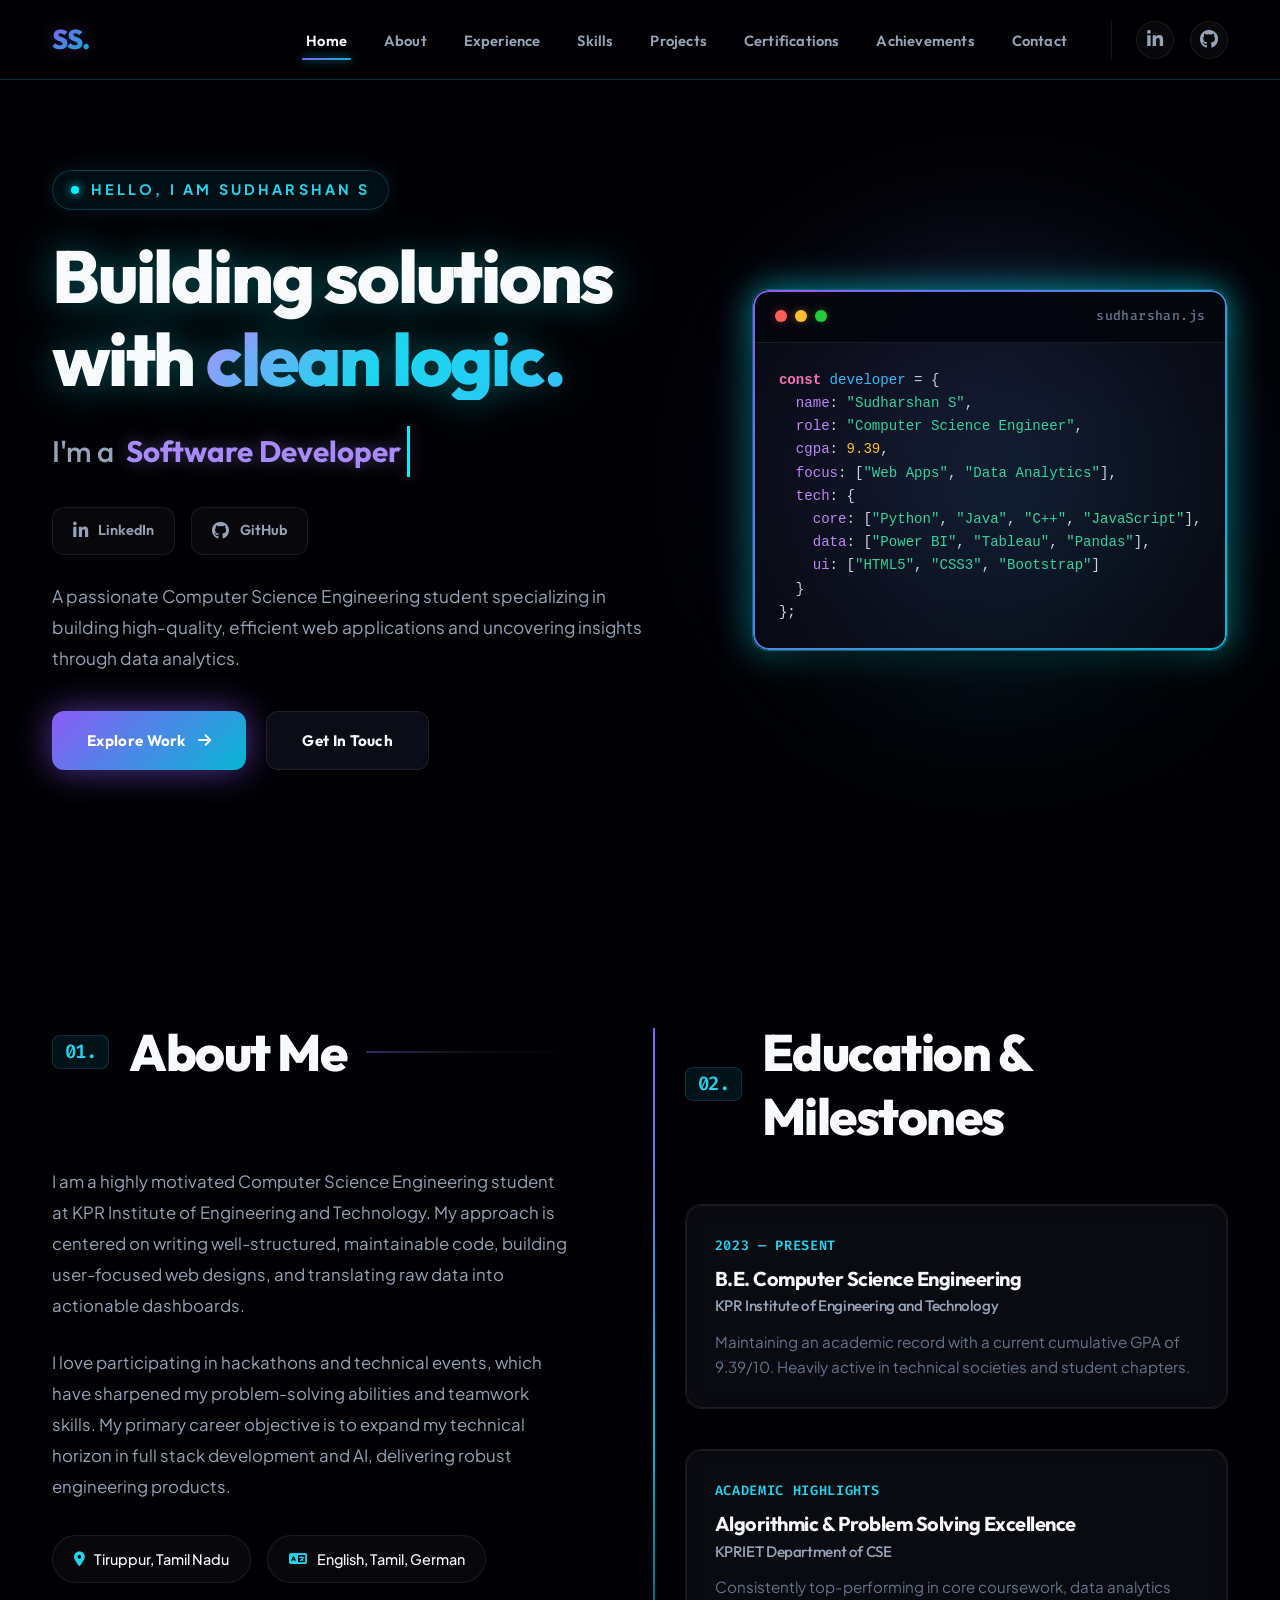
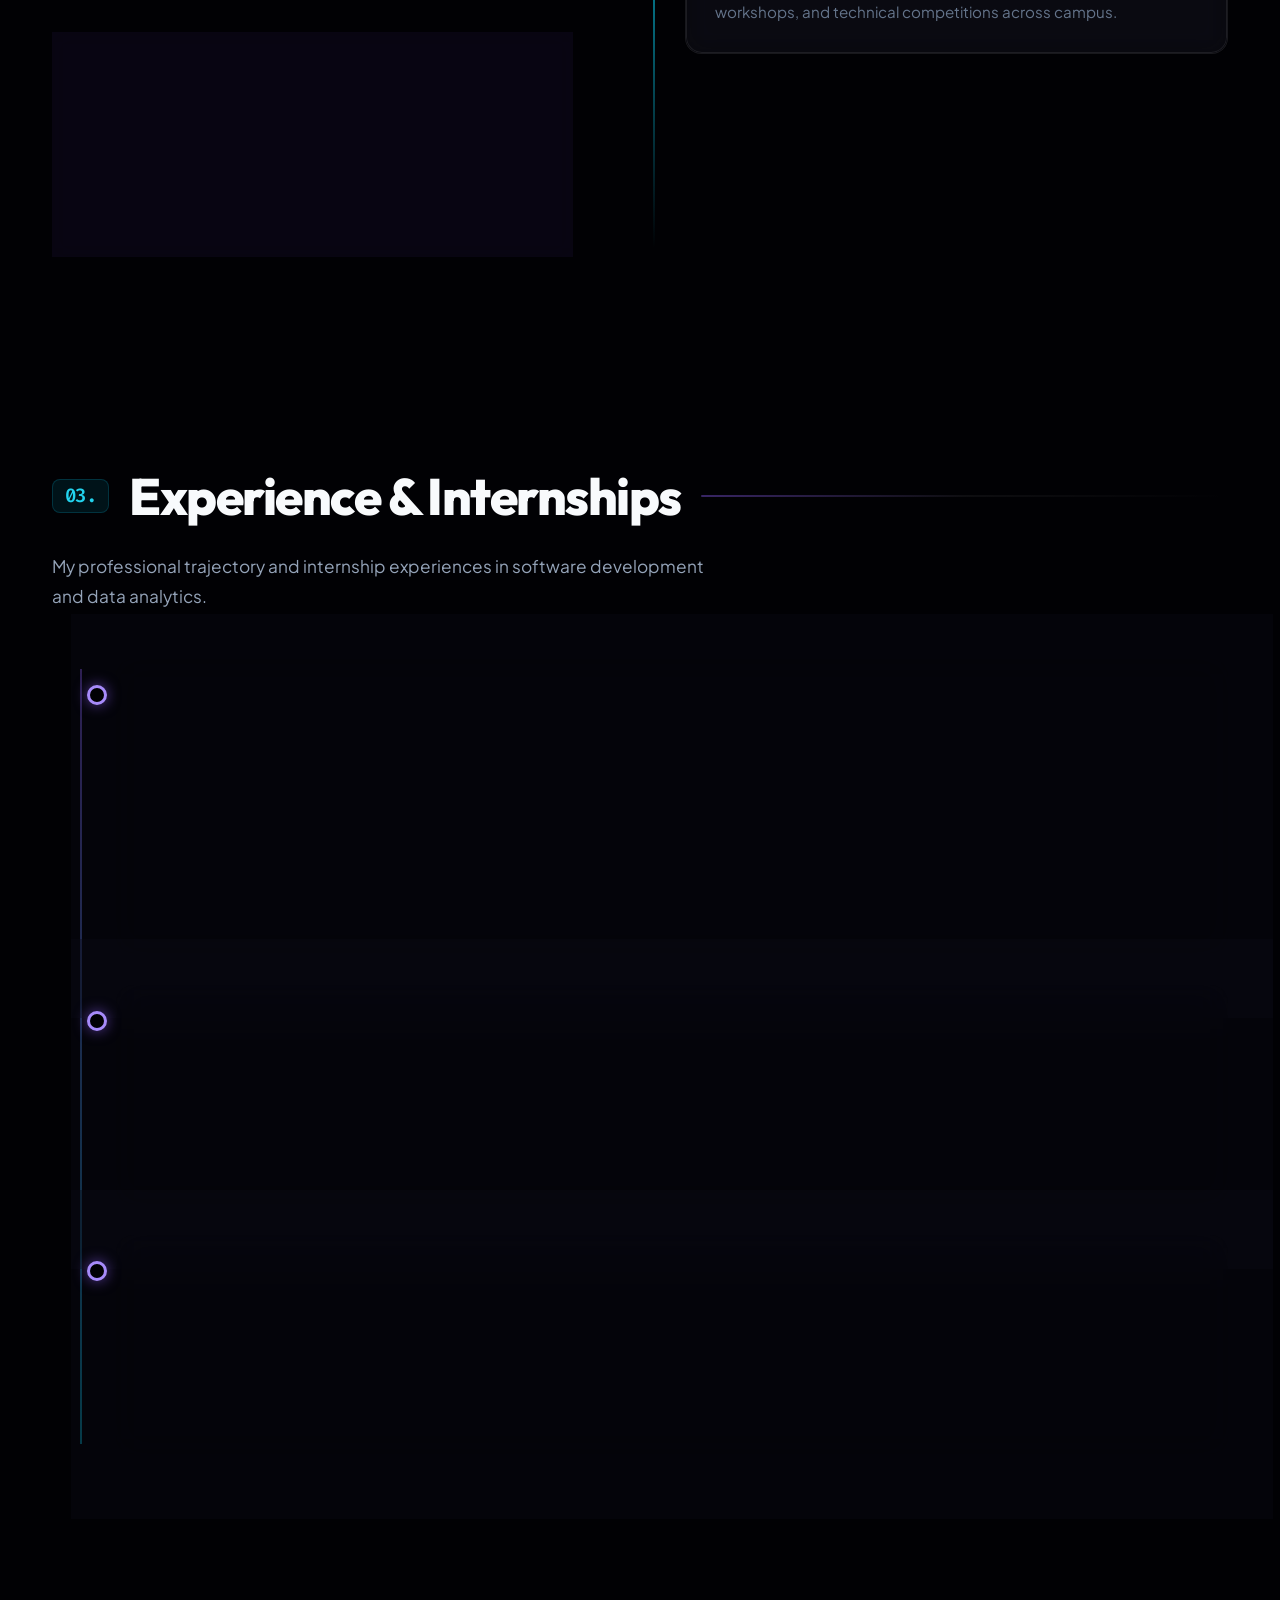
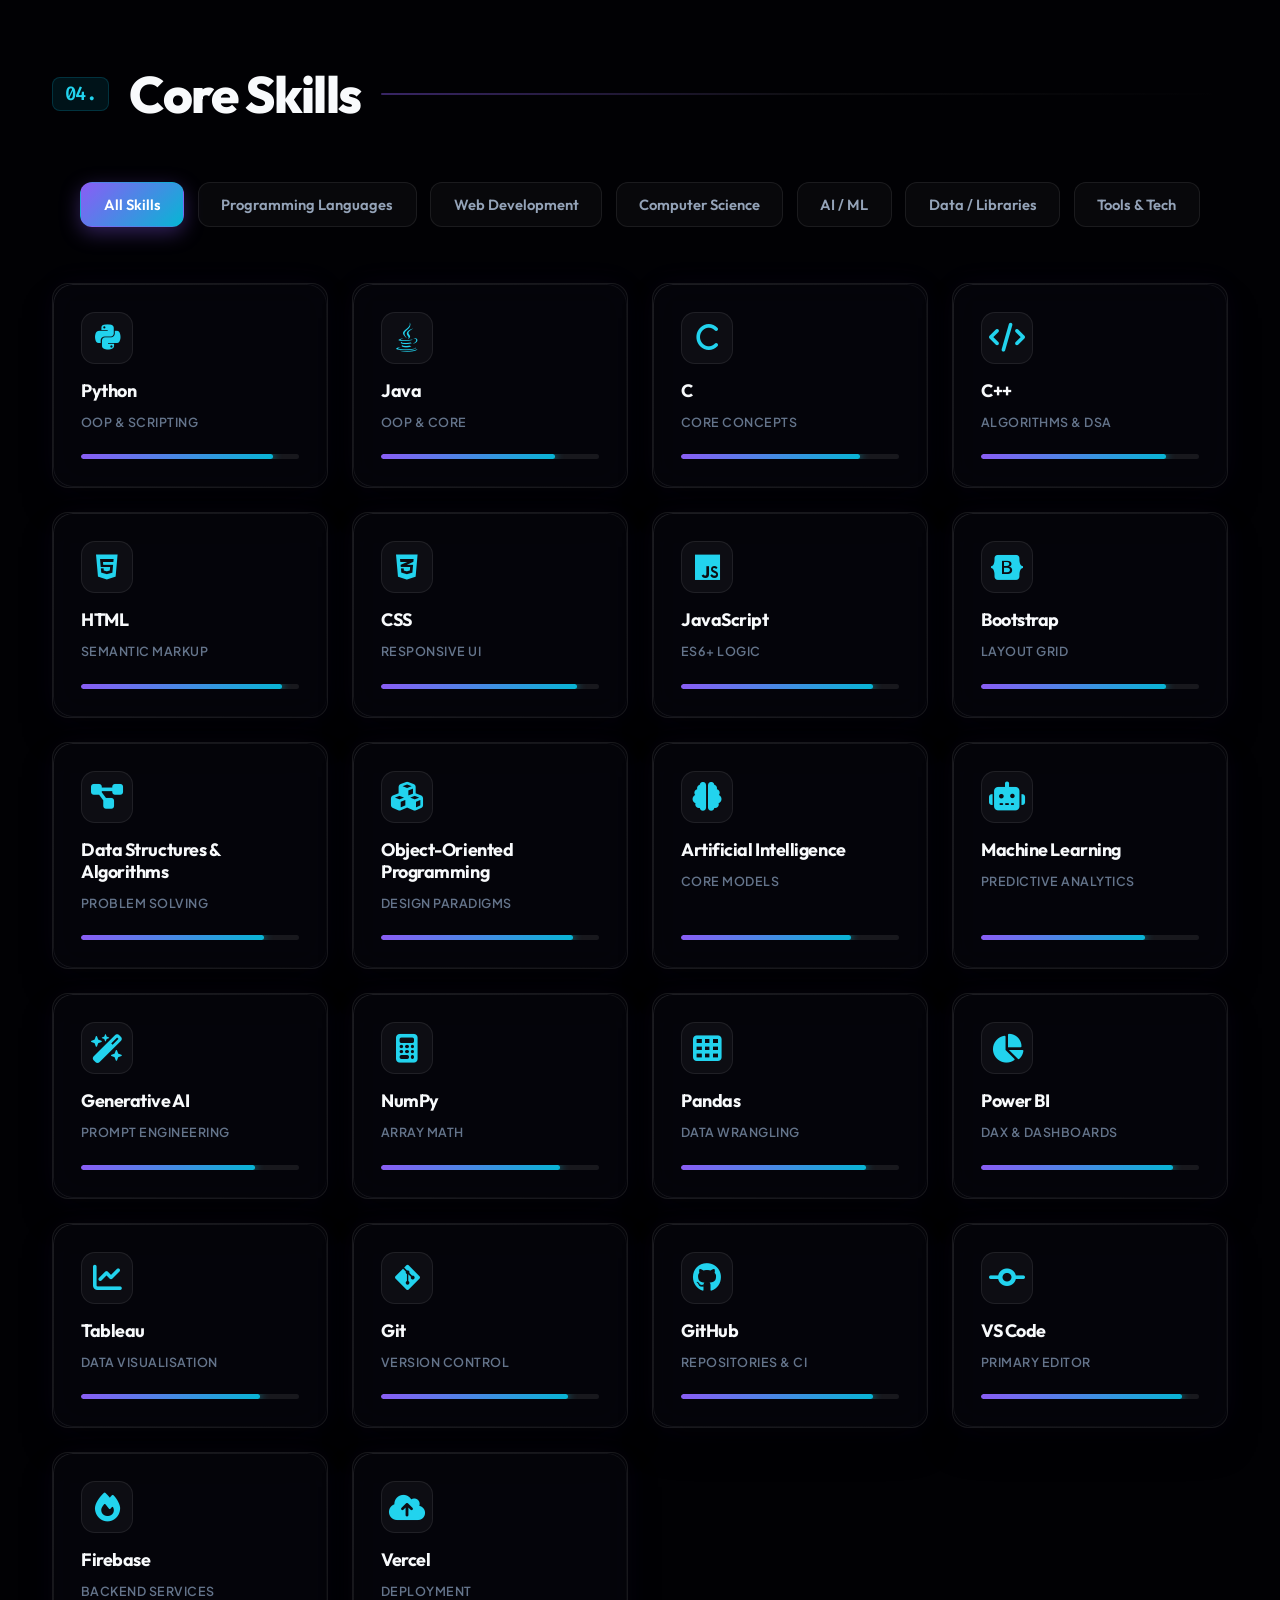
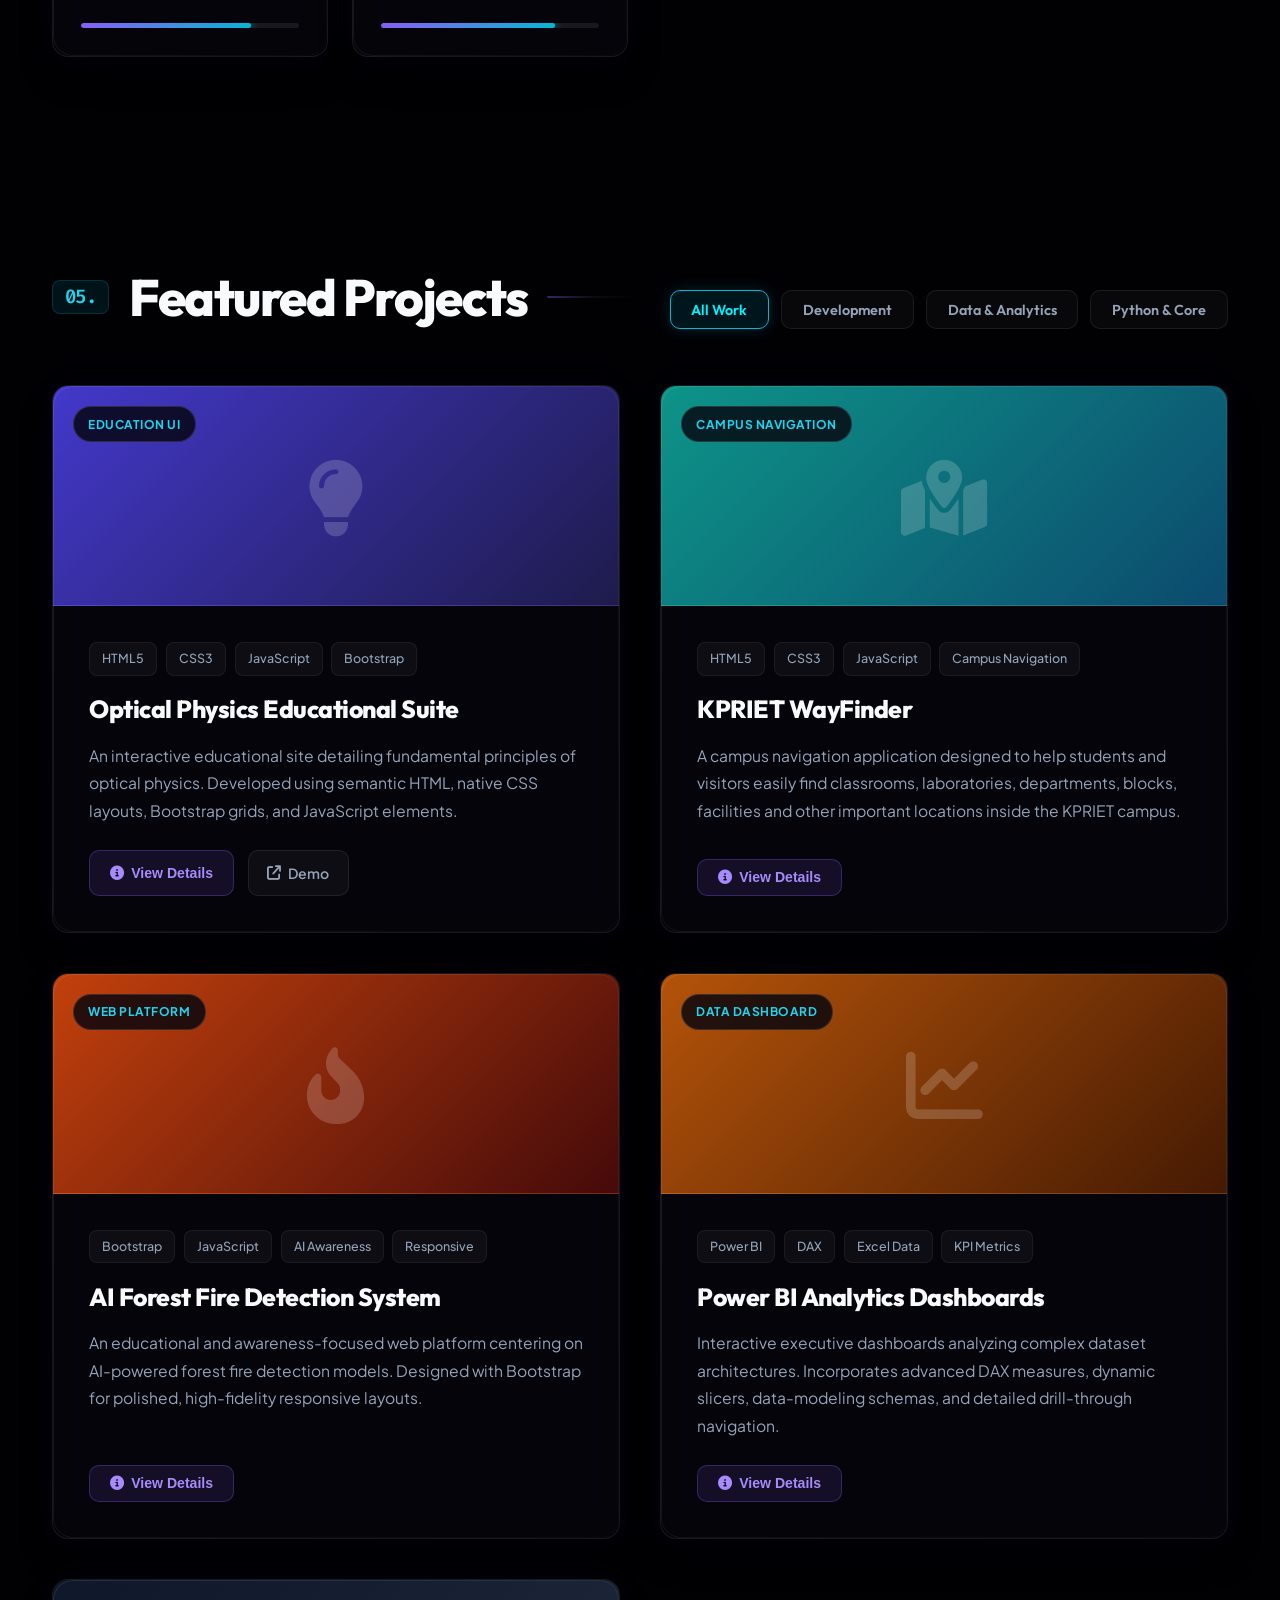
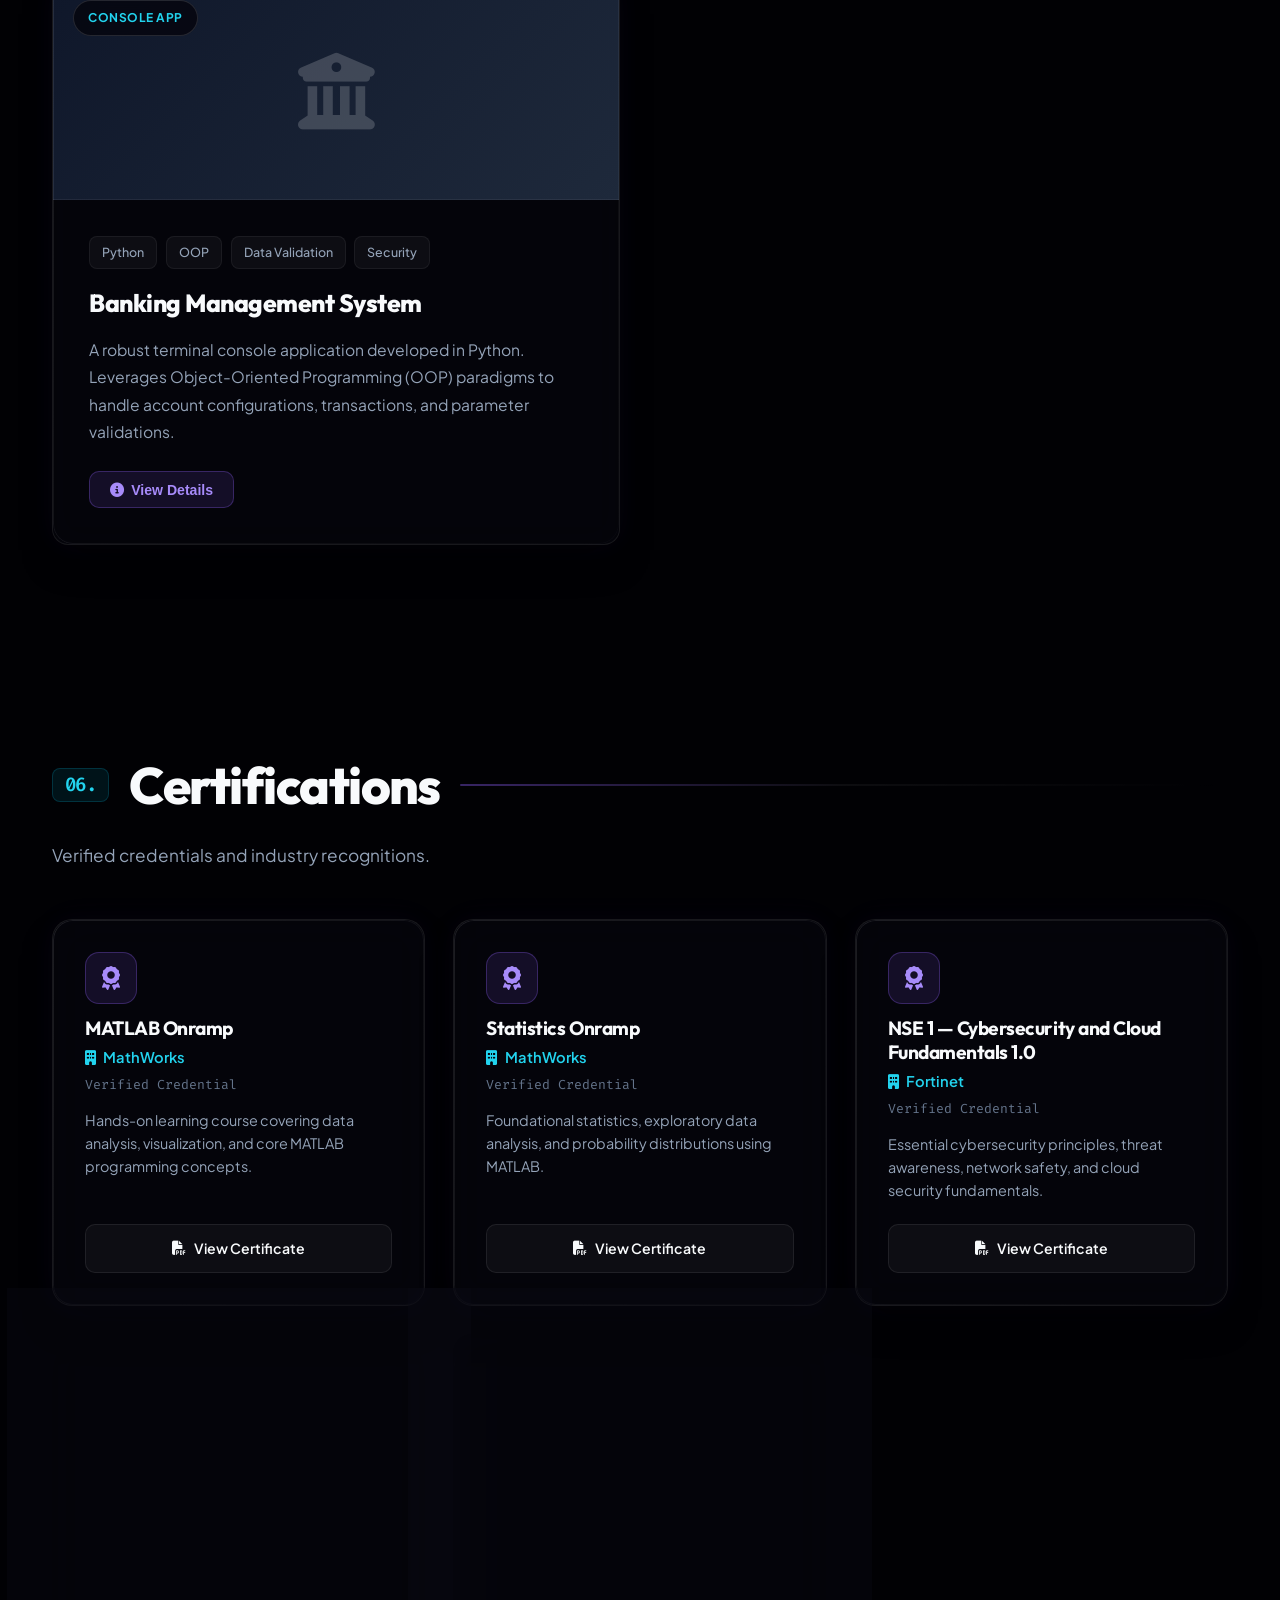
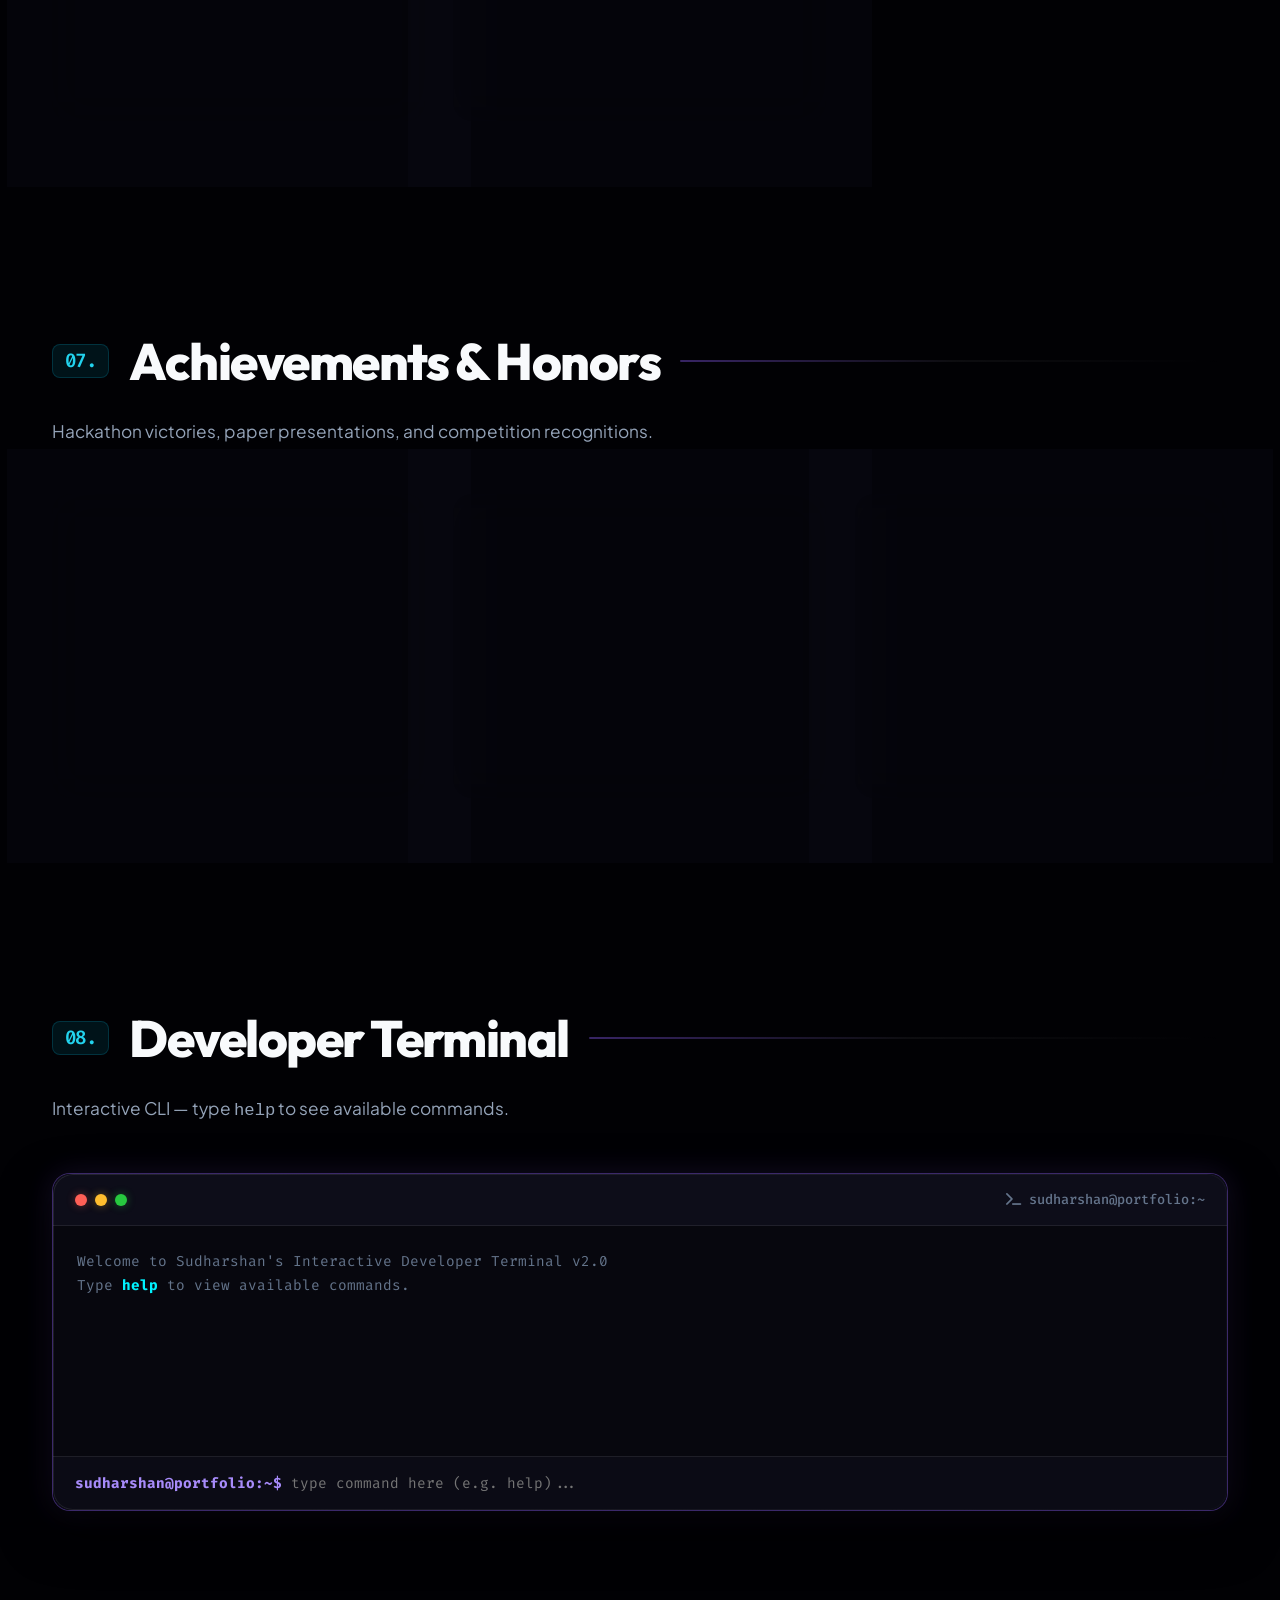
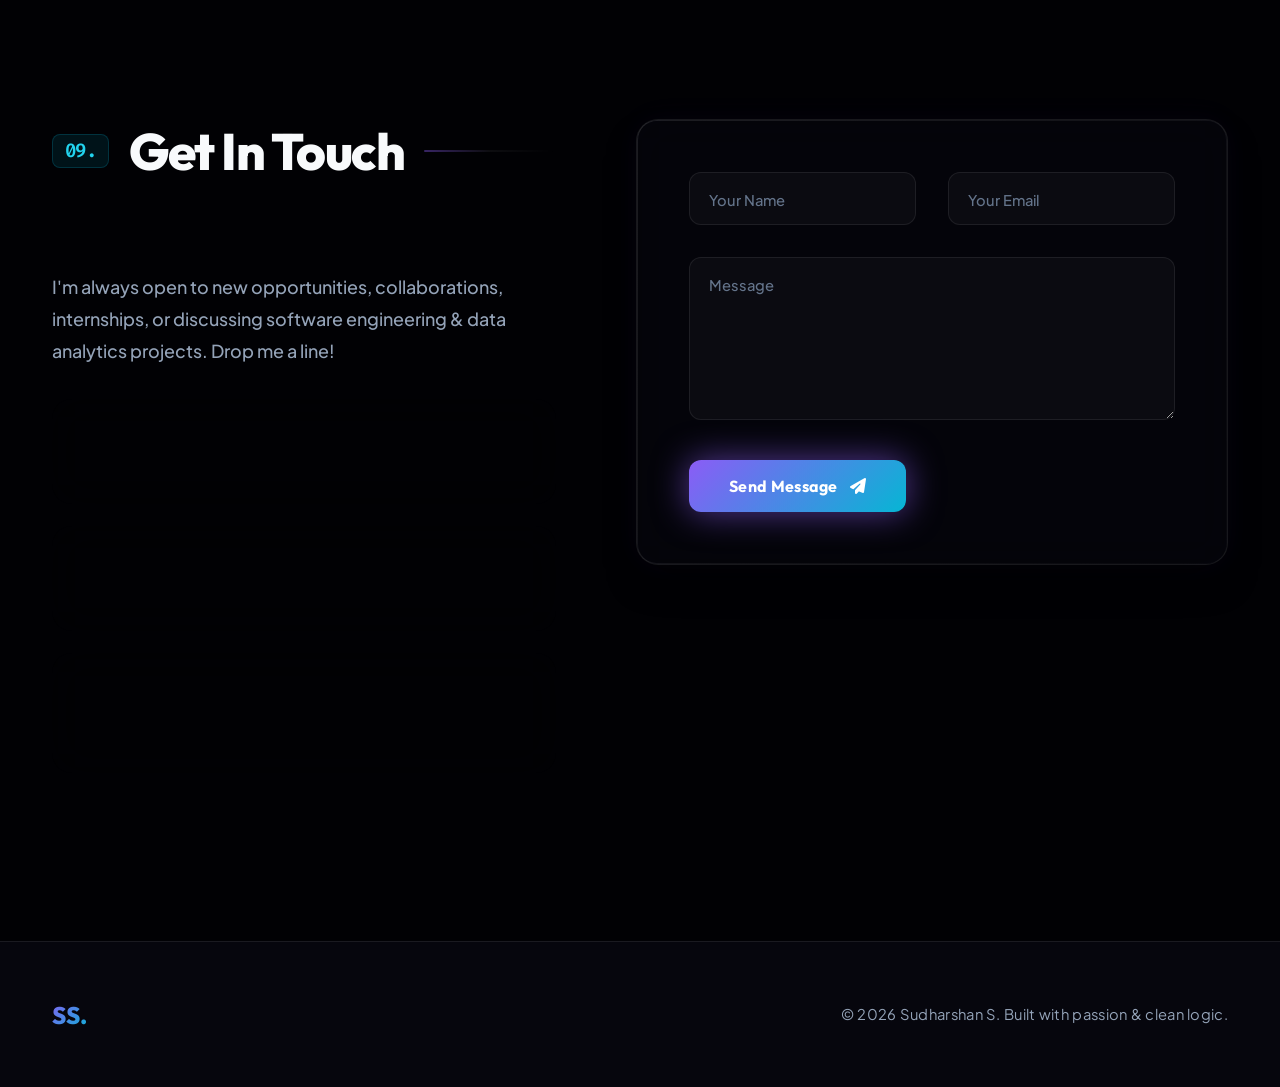
<file: index.html>
<!DOCTYPE html>
<html lang="en">
<head>
  <meta charset="UTF-8" />
  <meta name="viewport" content="width=device-width, initial-scale=1.0" />
  <meta name="description" content="Sudharshan S — Computer Science Engineering Student at KPRIET. Software Engineer, Full Stack Developer & Data Analytics enthusiast." />
  <meta name="author" content="Sudharshan S" />
  <meta name="theme-color" content="#030303" />
  <title>Sudharshan S | Software Engineer & Data Analytics</title>
  
  <!-- Preconnects & Fonts -->
  <link rel="preconnect" href="https://fonts.googleapis.com" />
  <link rel="preconnect" href="https://fonts.gstatic.com" crossorigin />
  <link href="https://fonts.googleapis.com/css2?family=Outfit:wght@300;400;500;600;700;800&family=Plus+Jakarta+Sans:wght@300;400;500;600;700&family=Fira+Code:wght@400;500&display=swap" rel="stylesheet" />
  
  <!-- FontAwesome Icons -->
  <link rel="stylesheet" href="https://cdnjs.cloudflare.com/ajax/libs/font-awesome/6.5.1/css/all.min.css" crossorigin="anonymous" referrerpolicy="no-referrer" />
  
  <!-- Main Stylesheet -->
  <link rel="stylesheet" href="styles.css?v=5.0" />
</head>
<body>
  <!-- Scroll Progress Bar -->
  <div class="scroll-progress" id="scroll-progress"></div>

  <!-- Background Overlays -->
  <div class="grid-overlay" aria-hidden="true"></div>
  <div class="ambient-glow" aria-hidden="true"></div>
  <div class="mouse-glow" id="mouse-glow" aria-hidden="true"></div>

  <!-- Navigation Header -->
  <header class="header" id="header">
    <nav class="nav container">
      <a href="#home" class="logo">SS.</a>
      <div class="nav-menu-wrapper" id="nav-menu-wrapper">
        <ul class="nav-menu">
          <li><a href="#home" class="nav-link active">Home</a></li>
          <li><a href="#about" class="nav-link">About</a></li>
          <li><a href="#experience" class="nav-link">Experience</a></li>
          <li><a href="#skills" class="nav-link">Skills</a></li>
          <li><a href="#projects" class="nav-link">Projects</a></li>
          <li><a href="#certifications" class="nav-link">Certifications</a></li>
          <li><a href="#achievements" class="nav-link">Achievements</a></li>
          <li><a href="#contact" class="nav-link">Contact</a></li>
        </ul>
        <div class="nav-socials">
          <a href="https://www.linkedin.com/in/sudharshan-s-3197b03a7" target="_blank" rel="noopener noreferrer" class="nav-social-btn" title="LinkedIn Profile" aria-label="LinkedIn Profile"><i class="fa-brands fa-linkedin-in"></i></a>
          <a href="https://github.com/sudharshan-s267" target="_blank" rel="noopener noreferrer" class="nav-social-btn" title="GitHub Profile" aria-label="GitHub Profile"><i class="fa-brands fa-github"></i></a>
        </div>
      </div>
      <button class="nav-toggle" id="nav-toggle" aria-label="Toggle Navigation Menu">
        <span></span>
        <span></span>
        <span></span>
      </button>
    </nav>
  </header>

  <main>
    <!-- Hero Section -->
    <section class="hero" id="home">
      <div class="container hero-grid">
        <div class="hero-content fade-up">
          <p class="hero-hello">Hello, I am Sudharshan S</p>
          <h1 class="hero-headline">Building solutions with <span class="text-gradient">clean logic.</span></h1>
          
          <div class="hero-typing">
            I'm a &nbsp;<span id="typed-text"></span>
          </div>

          <!-- Quick Access Top Socials row -->
          <div class="hero-socials-row">
            <a href="https://www.linkedin.com/in/sudharshan-s-3197b03a7" target="_blank" rel="noopener noreferrer" class="hero-social-link hero-linkedin"><i class="fa-brands fa-linkedin-in"></i> LinkedIn</a>
            <a href="https://github.com/sudharshan-s267" target="_blank" rel="noopener noreferrer" class="hero-social-link hero-github"><i class="fa-brands fa-github"></i> GitHub</a>
          </div>

          <p class="hero-description">
            A passionate Computer Science Engineering student specializing in building high-quality, efficient web applications and uncovering insights through data analytics.
          </p>

          <div class="hero-buttons">
            <a href="#projects" class="btn btn-primary">Explore Work <i class="fa-solid fa-arrow-right"></i></a>
            <a href="#contact" class="btn btn-secondary">Get In Touch</a>
          </div>
        </div>
        
        <div class="hero-visual fade-up">
          <div class="hero-orb"></div>
          
          <!-- IDE Code Workspace Widget -->
          <div class="code-window">
            <div class="code-header">
              <div class="code-dots">
                <span class="dot red"></span>
                <span class="dot yellow"></span>
                <span class="dot green"></span>
              </div>
              <span class="code-title">sudharshan.js</span>
            </div>
            <div class="code-body">
              <pre><code><span class="keyword">const</span> <span class="variable">developer</span> = {
  <span class="property">name</span>: <span class="string">"Sudharshan S"</span>,
  <span class="property">role</span>: <span class="string">"Computer Science Engineer"</span>,
  <span class="property">cgpa</span>: <span class="number">9.39</span>,
  <span class="property">focus</span>: [<span class="string">"Web Apps"</span>, <span class="string">"Data Analytics"</span>],
  <span class="property">tech</span>: {
    <span class="property">core</span>: [<span class="string">"Python"</span>, <span class="string">"Java"</span>, <span class="string">"C++"</span>, <span class="string">"JavaScript"</span>],
    <span class="property">data</span>: [<span class="string">"Power BI"</span>, <span class="string">"Tableau"</span>, <span class="string">"Pandas"</span>],
    <span class="property">ui</span>: [<span class="string">"HTML5"</span>, <span class="string">"CSS3"</span>, <span class="string">"Bootstrap"</span>]
  }
};</code></pre>
            </div>
          </div>
        </div>
      </div>
    </section>

    <!-- About & Education Section -->
    <section class="section about" id="about">
      <div class="container">
        <div class="about-grid">
          <div class="about-content fade-up">
            <h2 class="section-title"><span class="number">01.</span> About Me</h2>
            <p class="about-text">
              I am a highly motivated Computer Science Engineering student at KPR Institute of Engineering and Technology. My approach is centered on writing well-structured, maintainable code, building user-focused web designs, and translating raw data into actionable dashboards.
            </p>
            <p class="about-text">
              I love participating in hackathons and technical events, which have sharpened my problem-solving abilities and teamwork skills. My primary career objective is to expand my technical horizon in full stack development and AI, delivering robust engineering products.
            </p>
            
            <div class="about-badges">
              <span class="badge-item"><i class="fa-solid fa-location-dot"></i> Tiruppur, Tamil Nadu</span>
              <span class="badge-item"><i class="fa-solid fa-language"></i> English, Tamil, German</span>
            </div>

            <!-- Currently Learning Sub-section -->
            <div class="currently-learning-box fade-up">
              <h3 class="learning-title"><i class="fa-solid fa-seedling"></i> Currently Learning & Expanding Horizons</h3>
              <div class="learning-chips">
                <span class="learning-chip"><i class="fa-brands fa-java"></i> Java</span>
                <span class="learning-chip"><i class="fa-solid fa-diagram-project"></i> Data Structures & Algorithms</span>
                <span class="learning-chip"><i class="fa-solid fa-brain"></i> Artificial Intelligence</span>
                <span class="learning-chip"><i class="fa-solid fa-robot"></i> Machine Learning</span>
                <span class="learning-chip"><i class="fa-solid fa-layer-group"></i> Full Stack Development</span>
              </div>
            </div>
          </div>
          
          <div class="timeline-container fade-up">
            <h2 class="section-title"><span class="number">02.</span> Education & Milestones</h2>
            
            <div class="timeline-item">
              <div class="timeline-dot"></div>
              <div class="timeline-content">
                <div class="timeline-year">2023 — Present</div>
                <h3 class="timeline-title">B.E. Computer Science Engineering</h3>
                <h4 class="timeline-subtitle">KPR Institute of Engineering and Technology</h4>
                <p class="timeline-desc">Maintaining an academic record with a current cumulative GPA of 9.39/10. Heavily active in technical societies and student chapters.</p>
              </div>
            </div>

            <div class="timeline-item">
              <div class="timeline-dot"></div>
              <div class="timeline-content">
                <div class="timeline-year">Academic Highlights</div>
                <h3 class="timeline-title">Algorithmic & Problem Solving Excellence</h3>
                <h4 class="timeline-subtitle">KPRIET Department of CSE</h4>
                <p class="timeline-desc">Consistently top-performing in core coursework, data analytics workshops, and technical competitions across campus.</p>
              </div>
            </div>
          </div>
        </div>
      </div>
    </section>

    <!-- Experience / Internships Section -->
    <section class="section experience" id="experience">
      <div class="container">
        <h2 class="section-title fade-up"><span class="number">03.</span> Experience & Internships</h2>
        <p class="section-subtitle fade-up">My professional trajectory and internship experiences in software development and data analytics.</p>
        
        <div class="experience-timeline fade-up" id="experience-timeline">
          <!-- Dynamically rendered via EXPERIENCES_DATA in script.js -->
        </div>
      </div>
    </section>

    <!-- Skills Section -->
    <section class="section skills" id="skills">
      <div class="container">
        <h2 class="section-title fade-up"><span class="number">04.</span> Core Skills</h2>
        
        <!-- Tab Filters -->
        <div class="skills-tabs fade-up">
          <button class="tab-btn active" data-filter="all">All Skills</button>
          <button class="tab-btn" data-filter="languages">Programming Languages</button>
          <button class="tab-btn" data-filter="web">Web Development</button>
          <button class="tab-btn" data-filter="cs">Computer Science</button>
          <button class="tab-btn" data-filter="aiml">AI / ML</button>
          <button class="tab-btn" data-filter="data">Data / Libraries</button>
          <button class="tab-btn" data-filter="tools">Tools & Tech</button>
        </div>

        <!-- Skills Cards Grid -->
        <div class="skills-grid fade-up" id="skills-grid">
          <!-- Dynamically populated or rendered with fallbacks via script.js / HTML static cards -->
        </div>
      </div>
    </section>

    <!-- Projects / Work Section -->
    <section class="section projects" id="projects">
      <div class="container">
        <div class="projects-header fade-up">
          <h2 class="section-title"><span class="number">05.</span> Featured Projects</h2>
          <div class="projects-filter">
            <button class="filter-btn active" data-filter="all">All Work</button>
            <button class="filter-btn" data-filter="dev">Development</button>
            <button class="filter-btn" data-filter="data">Data & Analytics</button>
            <button class="filter-btn" data-filter="other">Python & Core</button>
          </div>
        </div>

        <div class="projects-grid" id="projects-grid">
          <!-- Dynamically rendered or static fallback via script.js -->
        </div>
      </div>
    </section>

    <!-- Certifications Section -->
    <section class="section certifications" id="certifications">
      <div class="container">
        <h2 class="section-title fade-up"><span class="number">06.</span> Certifications</h2>
        <p class="section-subtitle fade-up">Verified credentials and industry recognitions.</p>
        
        <div class="certifications-grid fade-up" id="certifications-grid">
          <!-- Dynamically rendered via CERTIFICATIONS_DATA in script.js -->
        </div>
      </div>
    </section>

    <!-- Achievements Section -->
    <section class="section achievements" id="achievements">
      <div class="container">
        <h2 class="section-title fade-up"><span class="number">07.</span> Achievements & Honors</h2>
        <p class="section-subtitle fade-up">Hackathon victories, paper presentations, and competition recognitions.</p>
        
        <div class="achievements-grid fade-up" id="achievements-grid">
          <!-- Dynamically rendered via ACHIEVEMENTS_DATA in script.js -->
        </div>
      </div>
    </section>

    <!-- Interactive Developer Terminal Section -->
    <section class="section terminal-section" id="terminal">
      <div class="container">
        <h2 class="section-title fade-up"><span class="number">08.</span> Developer Terminal</h2>
        <p class="section-subtitle fade-up">Interactive CLI — type <code class="code-inline">help</code> to see available commands.</p>
        
        <div class="terminal-card glass-card fade-up">
          <div class="terminal-header">
            <div class="code-dots">
              <span class="dot red"></span>
              <span class="dot yellow"></span>
              <span class="dot green"></span>
            </div>
            <span class="terminal-title"><i class="fa-solid fa-terminal"></i> sudharshan@portfolio:~</span>
          </div>
          <div class="terminal-body" id="terminal-body">
            <div class="terminal-welcome">
              <p>Welcome to Sudharshan's Interactive Developer Terminal v2.0</p>
              <p>Type <span class="cmd-highlight">help</span> to view available commands.</p>
            </div>
          </div>
          <div class="terminal-input-line">
            <span class="terminal-prompt">sudharshan@portfolio:~$</span>
            <input type="text" id="terminal-input" placeholder="type command here (e.g. help)..." autocomplete="off" spellcheck="false" />
          </div>
        </div>
      </div>
    </section>

    <!-- Contact Section -->
    <section class="section contact" id="contact">
      <div class="container">
        <div class="contact-grid">
          <div class="contact-info fade-up">
            <h2 class="section-title"><span class="number">09.</span> Get In Touch</h2>
            <p class="contact-lead">
              I'm always open to new opportunities, collaborations, internships, or discussing software engineering & data analytics projects. Drop me a line!
            </p>
            
            <div class="contact-cards">
              <!-- Email Card -->
              <div class="glass-card contact-card-item">
                <div class="contact-card-icon"><i class="fa-solid fa-envelope"></i></div>
                <div class="contact-card-info">
                  <h4>Email Me</h4>
                  <a href="https://mail.google.com/mail/u/0/#compose?to=25cs267@kpriet.ac.in" target="_blank" rel="noopener noreferrer">25cs267@kpriet.ac.in</a>
                </div>
              </div>

              <!-- Phone Card -->
              <div class="glass-card contact-card-item">
                <div class="contact-card-icon"><i class="fa-solid fa-phone"></i></div>
                <div class="contact-card-info">
                  <h4>Call Me</h4>
                  <a href="tel:+918248059005">+91 82480 59005</a>
                </div>
              </div>

              <!-- Socials Card -->
              <div class="glass-card contact-card-item">
                <div class="contact-card-icon"><i class="fa-solid fa-share-nodes"></i></div>
                <div class="contact-card-info">
                  <h4>Connect Online</h4>
                  <div class="contact-social-row">
                    <a href="https://www.linkedin.com/in/sudharshan-s-3197b03a7" target="_blank" rel="noopener noreferrer" class="social-circle-btn" aria-label="LinkedIn Profile"><i class="fa-brands fa-linkedin-in"></i></a>
                    <a href="https://github.com/sudharshan-s267" target="_blank" rel="noopener noreferrer" class="social-circle-btn" aria-label="GitHub Profile"><i class="fa-brands fa-github"></i></a>
                  </div>
                </div>
              </div>
            </div>
          </div>

          <div class="fade-up">
            <!-- Glassmorphic Contact Form -->
            <form class="glass-card contact-form" id="contact-form" novalidate>
              <div class="form-row">
                <div class="form-group">
                  <input type="text" id="name" name="name" placeholder=" " required />
                  <label for="name">Your Name</label>
                  <span class="field-error" id="name-error">Please enter your name.</span>
                </div>
                <div class="form-group">
                  <input type="email" id="email" name="email" placeholder=" " required />
                  <label for="email">Your Email</label>
                  <span class="field-error" id="email-error">Please enter a valid email.</span>
                </div>
              </div>
              <div class="form-group">
                <textarea id="message" name="message" rows="5" placeholder=" " required></textarea>
                <label for="message">Message</label>
                <span class="field-error" id="message-error">Please enter a message.</span>
              </div>
              
              <!-- Spam Honeypot -->
              <input type="text" name="_honey" class="form-honey" tabindex="-1" autocomplete="off" aria-hidden="true" />
              
              <div class="form-submit-row">
                <button type="submit" class="btn btn-primary btn-submit" id="form-submit-btn">
                  <span>Send Message</span> <i class="fa-solid fa-paper-plane"></i>
                </button>
                <div class="form-status" id="form-status" role="status"></div>
              </div>
            </form>
          </div>
        </div>
      </div>
    </section>
  </main>

  <!-- Footer -->
  <footer class="footer">
    <div class="container footer-inner">
      <span class="footer-logo">SS.</span>
      <p class="footer-copy">© 2026 Sudharshan S. Built with passion & clean logic.</p>
    </div>
  </footer>

  <!-- Hidden Frame for Fallback Script Submission -->
  <iframe id="hidden-form-frame" name="hidden-form-frame" title="Form Submission Hub" hidden></iframe>

  <!-- Modals Container -->
  <!-- Project Modal -->
  <div class="modal-overlay" id="project-modal" aria-hidden="true">
    <div class="modal-card glass-card">
      <button class="modal-close" id="project-modal-close" aria-label="Close Modal"><i class="fa-solid fa-xmark"></i></button>
      <div class="modal-content" id="project-modal-body">
        <!-- Rendered dynamically via script.js -->
      </div>
    </div>
  </div>

  <!-- Certificate Lightbox Modal -->
  <div class="modal-overlay" id="certificate-modal" aria-hidden="true">
    <div class="modal-card glass-card cert-modal-card">
      <button class="modal-close" id="cert-modal-close" aria-label="Close Certificate"><i class="fa-solid fa-xmark"></i></button>
      <div class="modal-content" id="cert-modal-body">
        <!-- Rendered dynamically via script.js -->
      </div>
    </div>
  </div>

  <!-- Main JavaScript File -->
  <script src="script.js"></script>
</body>
</html>
</file>
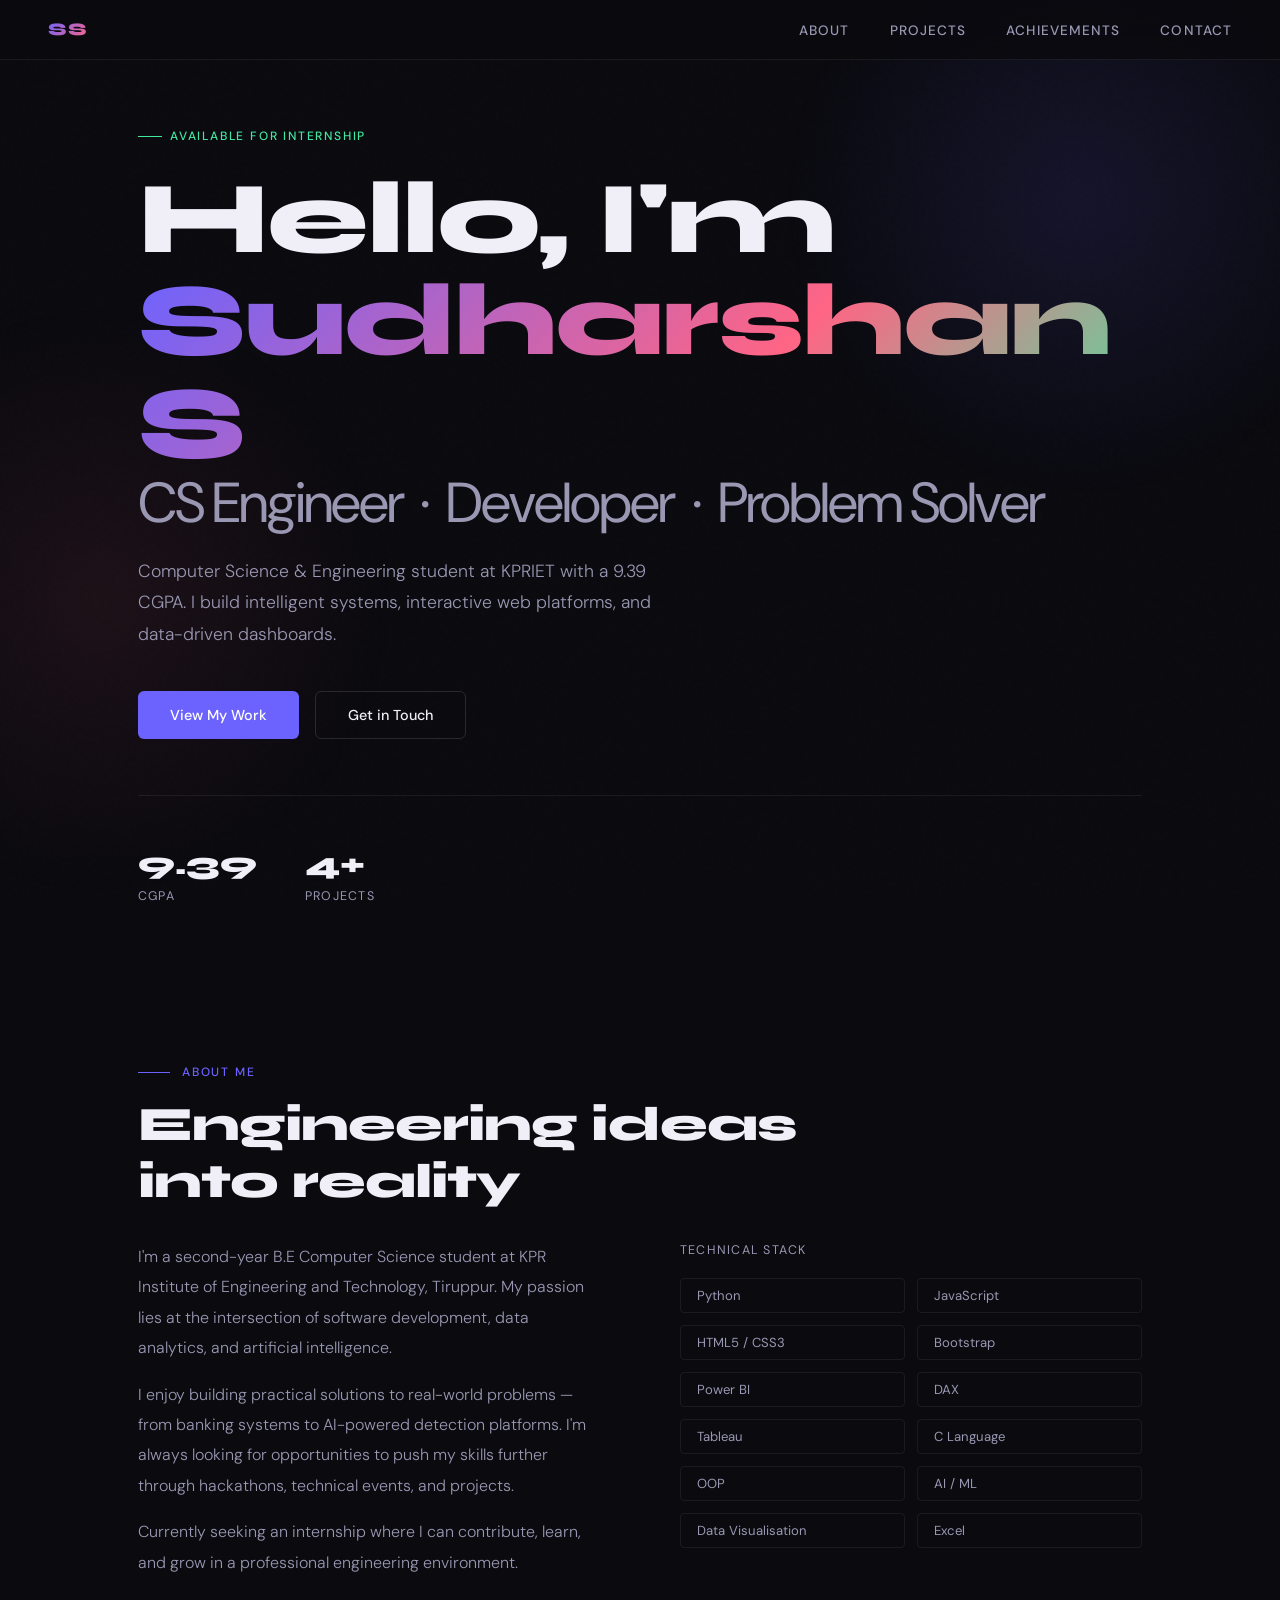
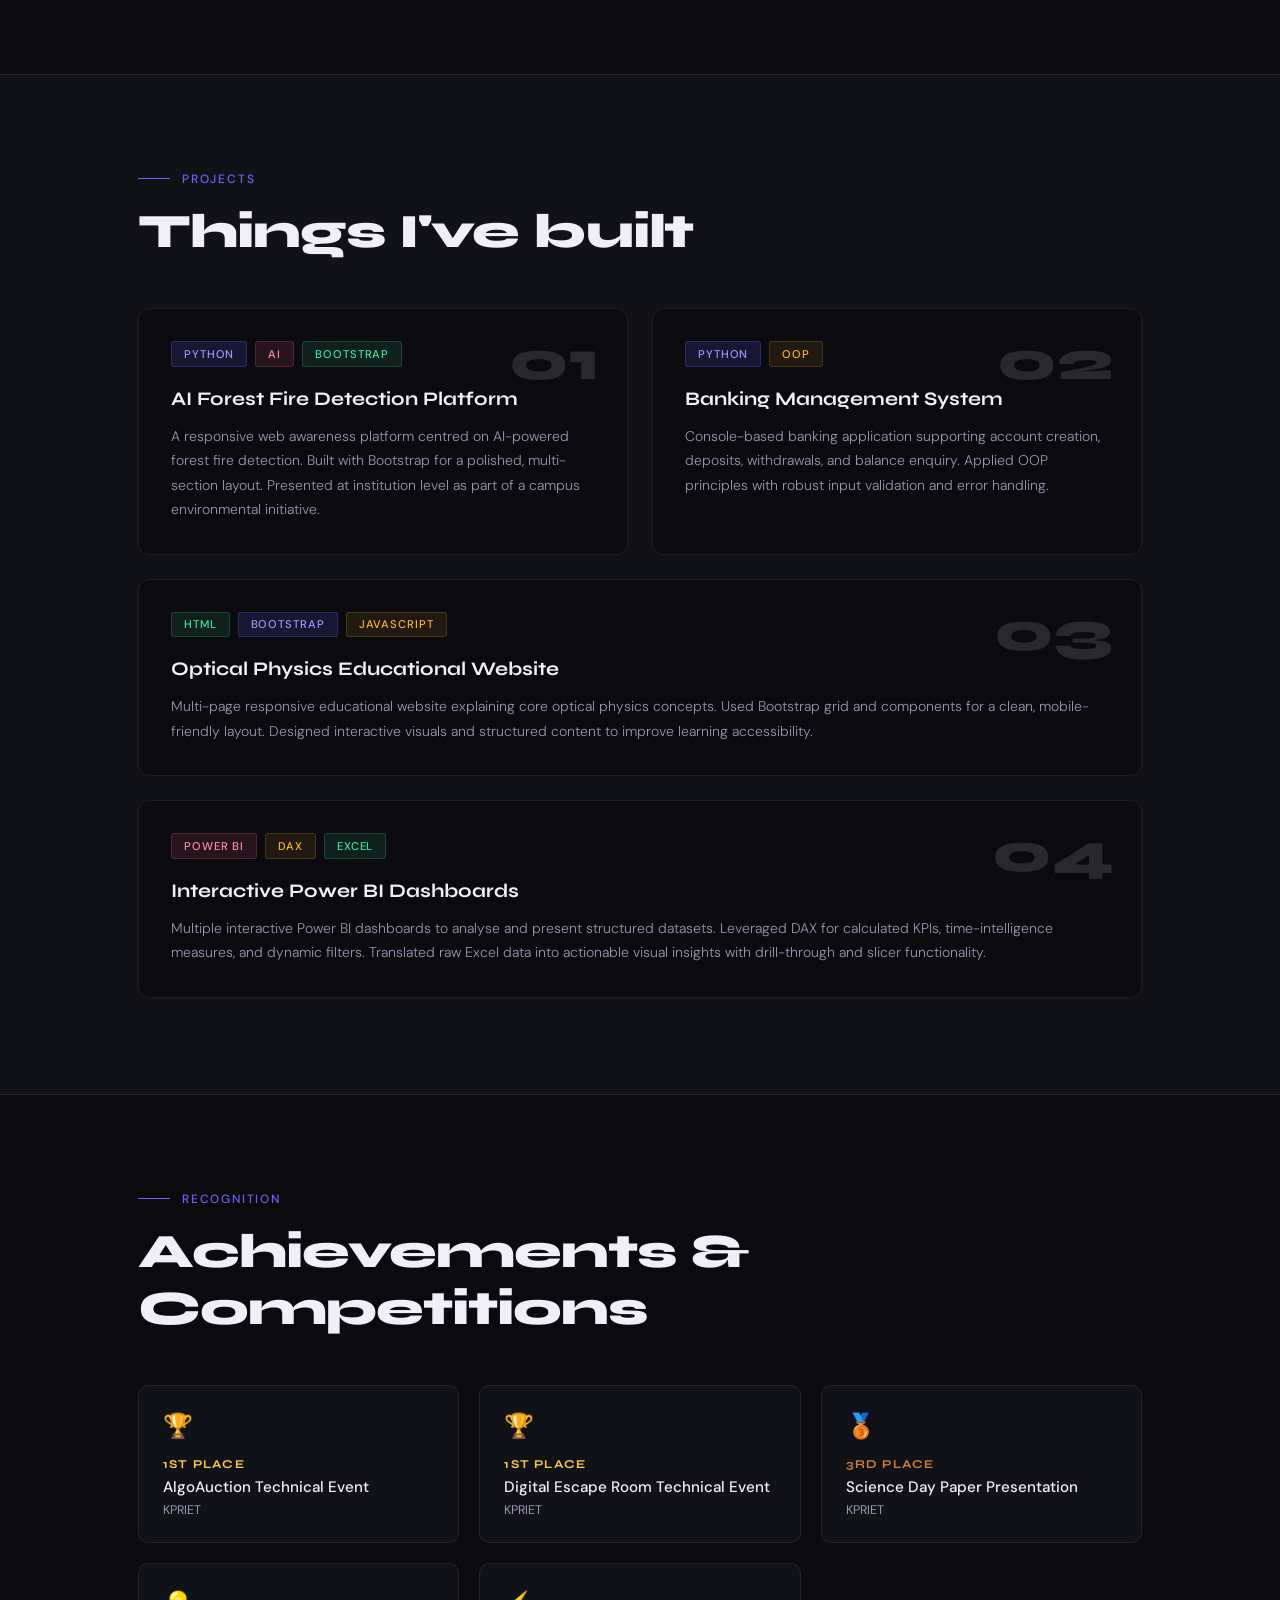
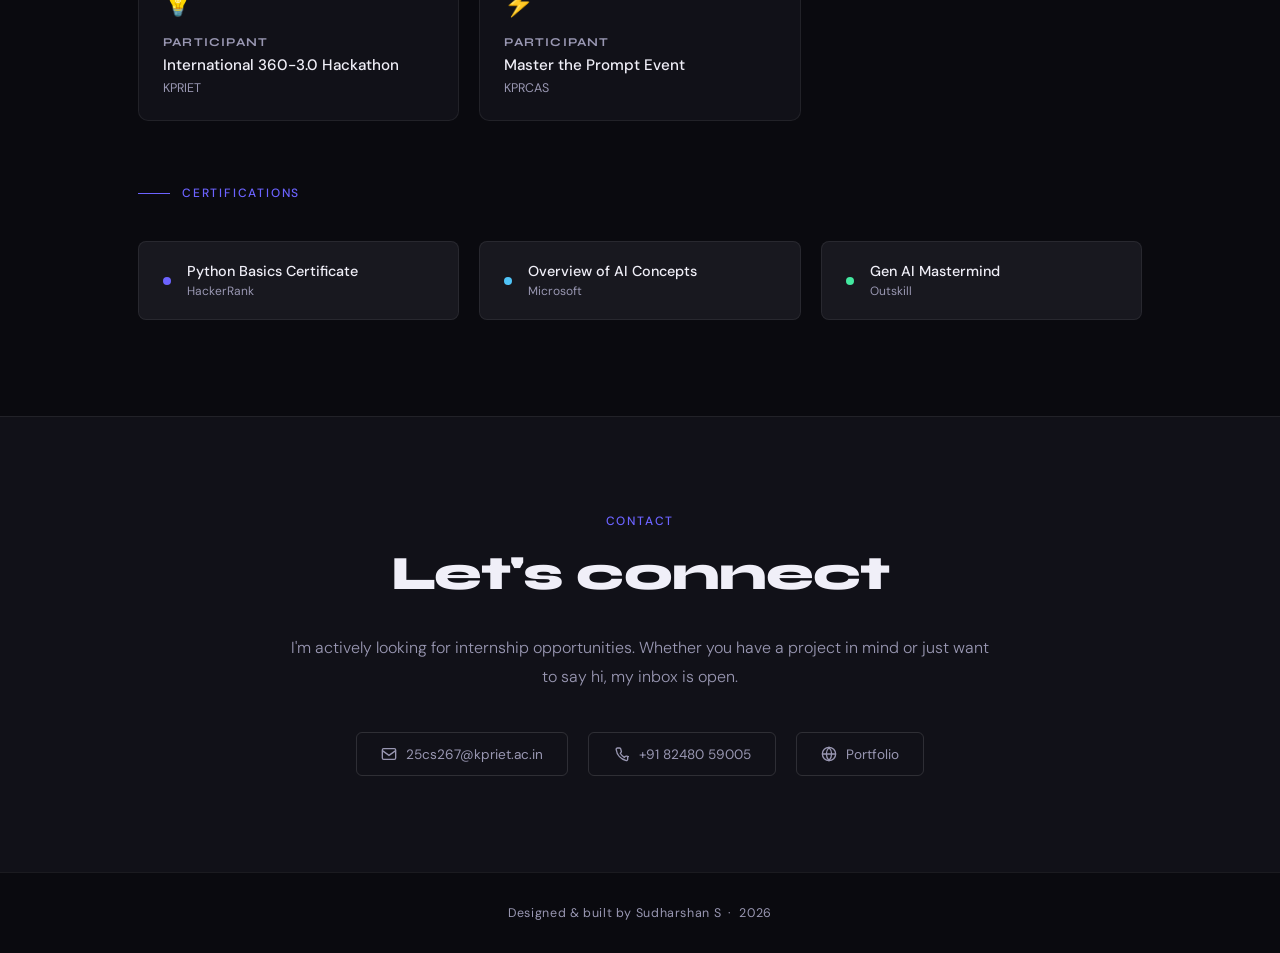
<file: index1.html>
<!DOCTYPE html>
<html lang="en">
<head>
<meta charset="UTF-8">
<meta name="viewport" content="width=device-width, initial-scale=1.0">
<title>Sudharshan S | Portfolio</title>
<link href="https://fonts.googleapis.com/css2?family=Syne:wght@400;500;600;700;800&family=DM+Sans:ital,wght@0,300;0,400;0,500;1,300&display=swap" rel="stylesheet">
<style>
*{margin:0;padding:0;box-sizing:border-box}
:root{
  --bg:#0a0a0f;
  --surface:#111118;
  --surface2:#18181f;
  --border:#ffffff12;
  --border2:#ffffff20;
  --text:#f0eff8;
  --muted:#9997b2;
  --accent:#6c63ff;
  --accent2:#ff6584;
  --accent3:#43e8a0;
  --font-head:'Syne',sans-serif;
  --font-body:'DM Sans',sans-serif;
}
html{scroll-behavior:smooth}
body{background:var(--bg);color:var(--text);font-family:var(--font-body);overflow-x:hidden}

body::before{content:'';position:fixed;inset:0;background-image:url("data:image/svg+xml,%3Csvg viewBox='0 0 256 256' xmlns='http://www.w3.org/2000/svg'%3E%3Cfilter id='noise'%3E%3CfeTurbulence type='fractalNoise' baseFrequency='0.9' numOctaves='4' stitchTiles='stitch'/%3E%3C/filter%3E%3Crect width='100%25' height='100%25' filter='url(%23noise)' opacity='0.03'/%3E%3C/svg%3E");pointer-events:none;z-index:0;opacity:.4}

nav{position:fixed;top:0;left:0;right:0;z-index:100;padding:1.2rem 3rem;display:flex;justify-content:space-between;align-items:center;background:rgba(10,10,15,.85);backdrop-filter:blur(20px);border-bottom:1px solid var(--border)}
.nav-logo{font-family:var(--font-head);font-size:1.1rem;font-weight:800;letter-spacing:.05em;background:linear-gradient(135deg,var(--accent),var(--accent2));-webkit-background-clip:text;-webkit-text-fill-color:transparent}
.nav-links{display:flex;gap:2.5rem;list-style:none}
.nav-links a{color:var(--muted);text-decoration:none;font-size:.85rem;letter-spacing:.08em;text-transform:uppercase;font-weight:500;transition:color .2s}
.nav-links a:hover{color:var(--text)}

section{position:relative;z-index:1}

/* HERO */
.hero{min-height:100vh;display:flex;flex-direction:column;justify-content:center;padding:8rem 3rem 4rem;max-width:1100px;margin:0 auto}
.hero-tag{display:inline-flex;align-items:center;gap:.5rem;font-size:.75rem;letter-spacing:.15em;text-transform:uppercase;color:var(--accent3);font-weight:500;margin-bottom:1.5rem}
.hero-tag::before{content:'';width:24px;height:1px;background:var(--accent3)}
.hero h1{font-family:var(--font-head);font-size:clamp(3rem,8vw,6.5rem);font-weight:800;line-height:1.0;margin-bottom:1.5rem;letter-spacing:-.02em}
.hero h1 span{display:block}
.hero h1 .name-accent{background:linear-gradient(135deg,var(--accent) 0%,var(--accent2) 60%,var(--accent3) 100%);-webkit-background-clip:text;-webkit-text-fill-color:transparent}
.hero-desc{font-size:1.1rem;color:var(--muted);max-width:560px;line-height:1.8;margin-bottom:2.5rem;font-weight:300}
.hero-ctas{display:flex;gap:1rem;flex-wrap:wrap}
.btn-primary{display:inline-flex;align-items:center;gap:.5rem;padding:.9rem 2rem;background:var(--accent);color:#fff;border:none;border-radius:6px;font-family:var(--font-body);font-size:.9rem;font-weight:500;cursor:pointer;text-decoration:none;transition:transform .2s,opacity .2s}
.btn-primary:hover{opacity:.85;transform:translateY(-1px)}
.btn-ghost{display:inline-flex;align-items:center;gap:.5rem;padding:.9rem 2rem;background:transparent;color:var(--text);border:1px solid var(--border2);border-radius:6px;font-family:var(--font-body);font-size:.9rem;font-weight:500;cursor:pointer;text-decoration:none;transition:border-color .2s,background .2s}
.btn-ghost:hover{border-color:var(--accent);background:rgba(108,99,255,.08)}
.hero-stats{display:flex;gap:3rem;margin-top:3.5rem;padding-top:3rem;border-top:1px solid var(--border)}
.stat{display:flex;flex-direction:column;gap:.3rem}
.stat-num{font-family:var(--font-head);font-size:2rem;font-weight:800;color:var(--text)}
.stat-label{font-size:.78rem;letter-spacing:.1em;text-transform:uppercase;color:var(--muted)}

.blob{position:fixed;width:600px;height:600px;border-radius:50%;background:radial-gradient(circle,rgba(108,99,255,.12) 0%,transparent 70%);top:-100px;right:-100px;pointer-events:none;z-index:0;animation:blobFloat 8s ease-in-out infinite}
.blob2{background:radial-gradient(circle,rgba(255,101,132,.08) 0%,transparent 70%);bottom:0;left:-200px;top:auto;animation-delay:-4s}
@keyframes blobFloat{0%,100%{transform:translate(0,0)}50%{transform:translate(30px,40px)}}

/* ABOUT */
.section-wrap{max-width:1100px;margin:0 auto;padding:6rem 3rem}
.section-label{font-size:.75rem;letter-spacing:.15em;text-transform:uppercase;color:var(--accent);font-weight:500;margin-bottom:1rem;display:flex;align-items:center;gap:.75rem}
.section-label::before{content:'';width:32px;height:1px;background:var(--accent)}
.section-title{font-family:var(--font-head);font-size:clamp(2rem,4vw,3rem);font-weight:800;margin-bottom:2rem;letter-spacing:-.02em}
.about-grid{display:grid;grid-template-columns:1fr 1fr;gap:5rem;align-items:start}
.about-text{color:var(--muted);line-height:1.9;font-size:1rem;font-weight:300}
.about-text p+p{margin-top:1rem}
.skills-grid{display:grid;grid-template-columns:1fr 1fr;gap:.75rem}
.skill-chip{padding:.5rem 1rem;border:1px solid var(--border);border-radius:4px;font-size:.82rem;color:var(--muted);transition:border-color .2s,color .2s,background .2s;cursor:default}
.skill-chip:hover{border-color:var(--accent);color:var(--text);background:rgba(108,99,255,.06)}

/* PROJECTS */
.projects-section{background:var(--surface);border-top:1px solid var(--border);border-bottom:1px solid var(--border)}
.projects-grid{display:grid;grid-template-columns:1fr 1fr;gap:1.5rem;margin-top:3rem}
.project-card{background:var(--bg);border:1px solid var(--border);border-radius:12px;padding:2rem;position:relative;overflow:hidden;transition:border-color .3s,transform .3s;cursor:default}
.project-card:hover{border-color:var(--accent);transform:translateY(-4px)}
.project-card::before{content:'';position:absolute;top:0;left:0;right:0;height:2px;background:linear-gradient(90deg,var(--accent),var(--accent2));opacity:0;transition:opacity .3s}
.project-card:hover::before{opacity:1}
.project-num{font-family:var(--font-head);font-size:3.5rem;font-weight:800;color:var(--border2);position:absolute;top:1.5rem;right:1.75rem;line-height:1}
.project-tags{display:flex;gap:.5rem;flex-wrap:wrap;margin-bottom:1.25rem}
.tag{font-size:.7rem;letter-spacing:.08em;text-transform:uppercase;padding:.3rem .75rem;border-radius:3px;font-weight:500}
.tag-purple{background:rgba(108,99,255,.15);color:#a099ff;border:1px solid rgba(108,99,255,.25)}
.tag-pink{background:rgba(255,101,132,.12);color:#ff8fa6;border:1px solid rgba(255,101,132,.2)}
.tag-green{background:rgba(67,232,160,.1);color:#43e8a0;border:1px solid rgba(67,232,160,.18)}
.tag-amber{background:rgba(255,180,50,.1);color:#ffb432;border:1px solid rgba(255,180,50,.18)}
.project-title{font-family:var(--font-head);font-size:1.2rem;font-weight:700;margin-bottom:.75rem;line-height:1.3}
.project-desc{font-size:.875rem;color:var(--muted);line-height:1.75;font-weight:300}
.project-card.wide{grid-column:span 2}

/* ACHIEVEMENTS */
.achievements-grid{display:grid;grid-template-columns:repeat(3,1fr);gap:1.25rem;margin-top:3rem}
.ach-card{background:var(--surface);border:1px solid var(--border);border-radius:10px;padding:1.5rem;transition:border-color .2s}
.ach-card:hover{border-color:var(--border2)}
.ach-icon{font-size:1.5rem;margin-bottom:1rem}
.ach-place{font-family:var(--font-head);font-size:.75rem;letter-spacing:.1em;text-transform:uppercase;font-weight:700;margin-bottom:.4rem}
.place-gold{color:#f9c74f}
.place-bronze{color:#cd7f32}
.place-part{color:var(--muted)}
.ach-name{font-size:.95rem;font-weight:500;margin-bottom:.3rem}
.ach-org{font-size:.78rem;color:var(--muted)}

/* CERTIFICATIONS */
.certs-row{display:flex;gap:1.25rem;margin-top:2.5rem;flex-wrap:wrap}
.cert-card{flex:1;min-width:200px;background:var(--surface2);border:1px solid var(--border);border-radius:8px;padding:1.25rem 1.5rem;display:flex;align-items:center;gap:1rem}
.cert-dot{width:8px;height:8px;border-radius:50%;flex-shrink:0}
.cert-dot.purple{background:var(--accent)}
.cert-dot.blue{background:#4fc3f7}
.cert-dot.green{background:var(--accent3)}
.cert-name{font-size:.9rem;font-weight:500;margin-bottom:.2rem}
.cert-by{font-size:.75rem;color:var(--muted)}

/* CONTACT */
.contact-section{background:var(--surface);border-top:1px solid var(--border)}
.contact-inner{max-width:700px;text-align:center;margin:0 auto}
.contact-inner .section-label{justify-content:center}
.contact-inner .section-label::before{display:none}
.contact-links{display:flex;justify-content:center;gap:1.25rem;margin-top:2.5rem;flex-wrap:wrap}
.contact-link{display:inline-flex;align-items:center;gap:.6rem;padding:.8rem 1.5rem;border:1px solid var(--border2);border-radius:6px;color:var(--muted);text-decoration:none;font-size:.85rem;transition:border-color .2s,color .2s,background .2s}
.contact-link:hover{border-color:var(--accent);color:var(--text);background:rgba(108,99,255,.07)}

footer{text-align:center;padding:2rem;color:var(--muted);font-size:.78rem;letter-spacing:.05em;border-top:1px solid var(--border);background:var(--bg);position:relative;z-index:1}

.fade-up{opacity:0;transform:translateY(32px);transition:opacity .7s ease,transform .7s ease}
.fade-up.visible{opacity:1;transform:none}

@media(max-width:768px){
  nav{padding:1rem 1.5rem}
  .nav-links{gap:1.5rem}
  .hero{padding:7rem 1.5rem 3rem}
  .section-wrap{padding:4rem 1.5rem}
  .about-grid,.projects-grid{grid-template-columns:1fr}
  .project-card.wide{grid-column:span 1}
  .achievements-grid{grid-template-columns:1fr 1fr}
  .hero-stats{gap:2rem}
}
</style>
</head>
<body>

<div class="blob"></div>
<div class="blob blob2"></div>

<nav>
  <div class="nav-logo">SS</div>
  <ul class="nav-links">
    <li><a href="#about">About</a></li>
    <li><a href="#projects">Projects</a></li>
    <li><a href="#achievements">Achievements</a></li>
    <li><a href="#contact">Contact</a></li>
  </ul>
</nav>

<section class="hero">
  <div class="hero-tag">Available for Internship</div>
  <h1>
    <span>Hello, I'm</span>
    <span class="name-accent">Sudharshan S</span>
    <span style="font-size:.55em;font-weight:400;color:var(--muted);font-family:var(--font-body)">CS Engineer &nbsp;·&nbsp; Developer &nbsp;·&nbsp; Problem Solver</span>
  </h1>
  <p class="hero-desc">Computer Science & Engineering student at KPRIET with a 9.39 CGPA. I build intelligent systems, interactive web platforms, and data-driven dashboards.</p>
  <div class="hero-ctas">
    <a href="#projects" class="btn-primary">View My Work</a>
    <a href="#contact" class="btn-ghost">Get in Touch</a>
  </div>
  <div class="hero-stats">
    <div class="stat">
      <span class="stat-num">9.39</span>
      <span class="stat-label">CGPA</span>
    </div>
    <div class="stat">
      <span class="stat-num">4+</span>
      <span class="stat-label">Projects</span>
    </div>
  </div>
</section>

<section id="about">
  <div class="section-wrap">
    <div class="fade-up">
      <div class="section-label">About Me</div>
      <h2 class="section-title">Engineering ideas<br>into reality</h2>
    </div>
    <div class="about-grid fade-up">
      <div>
        <div class="about-text">
          <p>I'm a second-year B.E Computer Science student at KPR Institute of Engineering and Technology, Tiruppur. My passion lies at the intersection of software development, data analytics, and artificial intelligence.</p>
          <p>I enjoy building practical solutions to real-world problems — from banking systems to AI-powered detection platforms. I'm always looking for opportunities to push my skills further through hackathons, technical events, and projects.</p>
          <p>Currently seeking an internship where I can contribute, learn, and grow in a professional engineering environment.</p>
        </div>
      </div>
      <div>
        <div style="margin-bottom:1.25rem;font-size:.78rem;letter-spacing:.1em;text-transform:uppercase;color:var(--muted)">Technical Stack</div>
        <div class="skills-grid">
          <div class="skill-chip">Python</div>
          <div class="skill-chip">JavaScript</div>
          <div class="skill-chip">HTML5 / CSS3</div>
          <div class="skill-chip">Bootstrap</div>
          <div class="skill-chip">Power BI</div>
          <div class="skill-chip">DAX</div>
          <div class="skill-chip">Tableau</div>
          <div class="skill-chip">C Language</div>
          <div class="skill-chip">OOP</div>
          <div class="skill-chip">AI / ML</div>
          <div class="skill-chip">Data Visualisation</div>
          <div class="skill-chip">Excel</div>
        </div>
      </div>
    </div>
  </div>
</section>

<section id="projects" class="projects-section">
  <div class="section-wrap">
    <div class="fade-up">
      <div class="section-label">Projects</div>
      <h2 class="section-title">Things I've built</h2>
    </div>
    <div class="projects-grid">
      <div class="project-card fade-up">
        <div class="project-num">01</div>
        <div class="project-tags">
          <span class="tag tag-purple">Python</span>
          <span class="tag tag-pink">AI</span>
          <span class="tag tag-green">Bootstrap</span>
        </div>
        <div class="project-title">AI Forest Fire Detection Platform</div>
        <div class="project-desc">A responsive web awareness platform centred on AI-powered forest fire detection. Built with Bootstrap for a polished, multi-section layout. Presented at institution level as part of a campus environmental initiative.</div>
      </div>
      <div class="project-card fade-up">
        <div class="project-num">02</div>
        <div class="project-tags">
          <span class="tag tag-purple">Python</span>
          <span class="tag tag-amber">OOP</span>
        </div>
        <div class="project-title">Banking Management System</div>
        <div class="project-desc">Console-based banking application supporting account creation, deposits, withdrawals, and balance enquiry. Applied OOP principles with robust input validation and error handling.</div>
      </div>
      <div class="project-card wide fade-up">
        <div class="project-num">03</div>
        <div class="project-tags">
          <span class="tag tag-green">HTML</span>
          <span class="tag tag-purple">Bootstrap</span>
          <span class="tag tag-amber">JavaScript</span>
        </div>
        <div class="project-title">Optical Physics Educational Website</div>
        <div class="project-desc">Multi-page responsive educational website explaining core optical physics concepts. Used Bootstrap grid and components for a clean, mobile-friendly layout. Designed interactive visuals and structured content to improve learning accessibility.</div>
      </div>
      <div class="project-card wide fade-up">
        <div class="project-num">04</div>
        <div class="project-tags">
          <span class="tag tag-pink">Power BI</span>
          <span class="tag tag-amber">DAX</span>
          <span class="tag tag-green">Excel</span>
        </div>
        <div class="project-title">Interactive Power BI Dashboards</div>
        <div class="project-desc">Multiple interactive Power BI dashboards to analyse and present structured datasets. Leveraged DAX for calculated KPIs, time-intelligence measures, and dynamic filters. Translated raw Excel data into actionable visual insights with drill-through and slicer functionality.</div>
      </div>
    </div>
  </div>
</section>

<section id="achievements">
  <div class="section-wrap">
    <div class="fade-up">
      <div class="section-label">Recognition</div>
      <h2 class="section-title">Achievements &<br>Competitions</h2>
    </div>
    <div class="achievements-grid fade-up">
      <div class="ach-card">
        <div class="ach-icon">🏆</div>
        <div class="ach-place place-gold">1st Place</div>
        <div class="ach-name">AlgoAuction Technical Event</div>
        <div class="ach-org">KPRIET</div>
      </div>
      <div class="ach-card">
        <div class="ach-icon">🏆</div>
        <div class="ach-place place-gold">1st Place</div>
        <div class="ach-name">Digital Escape Room Technical Event</div>
        <div class="ach-org">KPRIET</div>
      </div>
      <div class="ach-card">
        <div class="ach-icon">🥉</div>
        <div class="ach-place place-bronze">3rd Place</div>
        <div class="ach-name">Science Day Paper Presentation</div>
        <div class="ach-org">KPRIET</div>
      </div>
      <div class="ach-card">
        <div class="ach-icon">💡</div>
        <div class="ach-place place-part">Participant</div>
        <div class="ach-name">International 360-3.0 Hackathon</div>
        <div class="ach-org">KPRIET</div>
      </div>
      <div class="ach-card">
        <div class="ach-icon">⚡</div>
        <div class="ach-place place-part">Participant</div>
        <div class="ach-name">Master the Prompt Event</div>
        <div class="ach-org">KPRCAS</div>
      </div>
    </div>

    <div style="margin-top:4rem" class="fade-up">
      <div class="section-label">Certifications</div>
      <div class="certs-row">
        <div class="cert-card">
          <div class="cert-dot purple"></div>
          <div>
            <div class="cert-name">Python Basics Certificate</div>
            <div class="cert-by">HackerRank</div>
          </div>
        </div>
        <div class="cert-card">
          <div class="cert-dot blue"></div>
          <div>
            <div class="cert-name">Overview of AI Concepts</div>
            <div class="cert-by">Microsoft</div>
          </div>
        </div>
        <div class="cert-card">
          <div class="cert-dot green"></div>
          <div>
            <div class="cert-name">Gen AI Mastermind</div>
            <div class="cert-by">Outskill</div>
          </div>
        </div>
      </div>
    </div>
  </div>
</section>

<section id="contact" class="contact-section">
  <div class="section-wrap">
    <div class="contact-inner fade-up">
      <div class="section-label">Contact</div>
      <h2 class="section-title">Let's connect</h2>
      <p style="color:var(--muted);line-height:1.8;font-weight:300">I'm actively looking for internship opportunities. Whether you have a project in mind or just want to say hi, my inbox is open.</p>
      <div class="contact-links">
        <a href="mailto:25cs267@kpriet.ac.in" class="contact-link">
          <svg width="16" height="16" fill="none" stroke="currentColor" stroke-width="2" viewBox="0 0 24 24"><rect x="2" y="4" width="20" height="16" rx="2"/><path d="m22 7-10 7L2 7"/></svg>
          25cs267@kpriet.ac.in
        </a>
        <a href="tel:+918248059005" class="contact-link">
          <svg width="16" height="16" fill="none" stroke="currentColor" stroke-width="2" viewBox="0 0 24 24"><path d="M22 16.92v3a2 2 0 0 1-2.18 2A19.79 19.79 0 0 1 4.72 5.18 2 2 0 0 1 6.73 3h3a2 2 0 0 1 2 1.72c.127.96.361 1.903.7 2.81a2 2 0 0 1-.45 2.11L10.91 10.9a16 16 0 0 0 6.08 6.08l1.27-1.27a2 2 0 0 1 2.11-.45c.907.339 1.85.573 2.81.7A2 2 0 0 1 22 16.92z"/></svg>
          +91 82480 59005
        </a>
        <a href="https://sudharshan-s267.github.io/myportfolio/" class="contact-link" target="_blank">
          <svg width="16" height="16" fill="none" stroke="currentColor" stroke-width="2" viewBox="0 0 24 24"><circle cx="12" cy="12" r="10"/><path d="M2 12h20M12 2a15.3 15.3 0 0 1 4 10 15.3 15.3 0 0 1-4 10 15.3 15.3 0 0 1-4-10 15.3 15.3 0 0 1 4-10z"/></svg>
          Portfolio
        </a>
      </div>
    </div>
  </div>
</section>

<footer>
  <p>Designed & built by Sudharshan S &nbsp;·&nbsp; 2026</p>
</footer>

<script>
const observer = new IntersectionObserver((entries) => {
  entries.forEach(e => { if(e.isIntersecting) e.target.classList.add('visible'); });
}, { threshold: 0.12 });
document.querySelectorAll('.fade-up').forEach(el => observer.observe(el));
</script>
</body>
</html>
</file>
<file: styles.css>
/* ==========================================
   ANTIGRAVITY PREMIUM DESIGN SYSTEM
   Visual Identity: Deep Space Black + Electric Cyan & Soft Violet
   ========================================== */

:root {
  /* Color Palette */
  --bg-primary: #010104;
  --bg-secondary: #05050a;
  --bg-card: rgba(10, 10, 20, 0.4);
  --bg-card-hover: rgba(15, 15, 30, 0.7);
  --bg-elevated: #121220;
  --bg-glass: rgba(15, 15, 28, 0.55);
  
  --text-primary: #f8fafc;
  --text-secondary: #94a3b8;
  --text-muted: #64748b;
  
  /* Brand Accent Colors */
  --color-purple: #8b5cf6;
  --color-purple-light: #a78bfa;
  --color-purple-deep: #6d28d9;
  --color-cyan: #06b6d4;
  --color-cyan-light: #22d3ee;
  --color-cyan-bright: #00f2fe;
  --color-pink: #ec4899;
  --color-pink-light: #f43f5e;
  
  /* Premium Gradients */
  --gradient-primary: linear-gradient(135deg, #8b5cf6 0%, #06b6d4 100%);
  --gradient-secondary: linear-gradient(135deg, #ec4899 0%, #8b5cf6 100%);
  --gradient-accent: linear-gradient(135deg, #a78bfa 0%, #22d3ee 50%, #f43f5e 100%);
  --gradient-text: linear-gradient(135deg, #c084fc 0%, #22d3ee 50%, #38bdf8 100%);
  --gradient-glow: radial-gradient(circle, rgba(139, 92, 246, 0.18) 0%, rgba(6, 182, 212, 0.08) 50%, transparent 80%);
  --gradient-card-border: linear-gradient(135deg, rgba(255, 255, 255, 0.12) 0%, rgba(139, 92, 246, 0.25) 50%, rgba(6, 182, 212, 0.25) 100%);
  
  /* Borders & Shadows */
  --border-light: rgba(255, 255, 255, 0.08);
  --border-active: rgba(139, 92, 246, 0.4);
  --border-cyan: rgba(6, 182, 212, 0.4);
  
  --shadow-card: 0 20px 40px -15px rgba(0, 0, 0, 0.7), 0 0 30px rgba(139, 92, 246, 0.05);
  --glow-cyan: 0 0 35px rgba(0, 242, 254, 0.6);
  --glow-purple: 0 0 35px rgba(139, 92, 246, 0.6);
  --glow-pink: 0 0 25px rgba(236, 72, 153, 0.35);
  
  /* Fonts */
  --font-headings: 'Outfit', sans-serif;
  --font-body: 'Plus Jakarta Sans', sans-serif;
  --font-mono: 'Fira Code', 'Consolas', monospace;
  --header-height: 80px;
  
  /* Smooth Transitions */
  --transition-smooth: all 0.4s cubic-bezier(0.16, 1, 0.3, 1);
  --transition-fast: all 0.25s ease;
}

/* ==========================================
   Reset & Core Layout
   ========================================== */
*, *::before, *::after {
  box-sizing: border-box;
  margin: 0;
  padding: 0;
}

html {
  scroll-behavior: smooth;
  scroll-padding-top: var(--header-height);
  overflow-x: hidden;
  background-color: var(--bg-primary);
}

body {
  font-family: var(--font-body);
  background-color: var(--bg-primary);
  color: var(--text-primary);
  line-height: 1.75;
  -webkit-font-smoothing: antialiased;
  -moz-osx-font-smoothing: grayscale;
  overflow-x: hidden;
  position: relative;
}

/* Ambient Deep Space Overlays */
.grid-overlay {
  position: fixed;
  inset: 0;
  background-image: 
    linear-gradient(rgba(0, 242, 254, 0.05) 1px, transparent 1px),
    linear-gradient(90deg, rgba(255, 255, 255, 0.02) 1px, transparent 1px);
  background-size: 60px 60px;
  mask-image: radial-gradient(circle at 50% 50%, black 40%, transparent 90%);
  -webkit-mask-image: radial-gradient(circle at 50% 50%, black 40%, transparent 90%);
  pointer-events: none;
  z-index: -2;
}

.ambient-glow {
  position: fixed;
  top: 0;
  left: 0;
  width: 100%;
  height: 100%;
  background: 
    radial-gradient(circle at 15% 20%, rgba(139, 92, 246, 0.12) 0%, transparent 45%),
    radial-gradient(circle at 85% 75%, rgba(6, 182, 212, 0.1) 0%, transparent 50%),
    radial-gradient(circle at 50% 50%, rgba(236, 72, 153, 0.04) 0%, transparent 60%);
  pointer-events: none;
  z-index: -3;
  animation: ambientPulse 12s ease-in-out infinite alternate;
}

@keyframes ambientPulse {
  0% { opacity: 0.7; transform: scale(0.98); }
  100% { opacity: 1; transform: scale(1.02); }
}

.mouse-glow {
  position: fixed;
  width: 600px;
  height: 600px;
  background: radial-gradient(circle, rgba(139, 92, 246, 0.14) 0%, rgba(6, 182, 212, 0.06) 40%, transparent 70%);
  border-radius: 50%;
  pointer-events: none;
  transform: translate(-50%, -50%);
  z-index: -1;
  opacity: 0;
  transition: opacity 0.5s ease;
  filter: blur(20px);
}

body:hover .mouse-glow {
  opacity: 1;
}

/* Scroll Progress Bar */
.scroll-progress {
  position: fixed;
  top: 0;
  left: 0;
  height: 3px;
  background: var(--gradient-primary);
  width: 0%;
  z-index: 1000;
  box-shadow: 0 0 12px var(--color-cyan);
  transition: width 0.1s ease-out;
}

/* Typography & Links */
h1, h2, h3, h4, h5, h6 {
  font-family: var(--font-headings);
  font-weight: 700;
  letter-spacing: -0.025em;
  line-height: 1.25;
  color: var(--text-primary);
}

a {
  color: inherit;
  text-decoration: none;
  transition: var(--transition-fast);
}

ul {
  list-style: none;
}

.text-gradient {
  background: var(--gradient-text);
  -webkit-background-clip: text;
  -webkit-text-fill-color: transparent;
  background-clip: text;
  display: inline-block;
}

/* Layout Utilities */
.container {
  width: 100%;
  max-width: 1240px;
  margin: 0 auto;
  padding: 0 2rem;
}

.section {
  padding: 7.5rem 0 5.5rem;
  position: relative;
}

@media (max-width: 768px) {
  .section {
    padding: 4.5rem 0 3.5rem;
  }
}

.section-title {
  font-size: clamp(2rem, 4.5vw, 3.2rem);
  margin-bottom: 3.5rem;
  position: relative;
  display: flex;
  align-items: center;
  gap: 1.25rem;
  font-weight: 800;
  letter-spacing: -0.03em;
}

.section-title::after {
  content: '';
  height: 2px;
  flex-grow: 1;
  background: linear-gradient(90deg, var(--border-active) 0%, rgba(255, 255, 255, 0.05) 50%, transparent 100%);
  border-radius: 2px;
}

.section-title span.number {
  font-family: var(--font-mono);
  font-size: 1.2rem;
  color: var(--color-cyan-light);
  font-weight: 600;
  background: rgba(6, 182, 212, 0.1);
  padding: 0.25rem 0.75rem;
  border-radius: 8px;
  border: 1px solid rgba(6, 182, 212, 0.2);
}

.section-subtitle {
  color: var(--text-secondary);
  font-size: 1.08rem;
  margin-top: -2rem;
  margin-bottom: 3rem;
  max-width: 680px;
  line-height: 1.7;
}

/* ==========================================
   Buttons Design System
   ========================================== */
.btn {
  display: inline-flex;
  align-items: center;
  justify-content: center;
  gap: 0.75rem;
  padding: 0.95rem 2.2rem;
  border-radius: 12px;
  font-family: var(--font-headings);
  font-weight: 700;
  font-size: 0.95rem;
  cursor: pointer;
  transition: var(--transition-smooth);
  position: relative;
  overflow: hidden;
  letter-spacing: 0.3px;
  text-transform: none;
  z-index: 1;
}

.btn::before {
  content: '';
  position: absolute;
  top: 0;
  left: -100%;
  width: 100%;
  height: 100%;
  background: linear-gradient(90deg, transparent, rgba(255, 255, 255, 0.25), transparent);
  transition: left 0.6s ease;
  z-index: 2;
}

.btn:hover::before {
  left: 100%;
}

.btn-primary {
  background: var(--gradient-primary);
  color: #ffffff;
  border: none;
  box-shadow: 0 8px 25px rgba(139, 92, 246, 0.35), 0 0 15px rgba(6, 182, 212, 0.2);
}

.btn-primary:hover {
  transform: translateY(-4px) scale(1.02);
  box-shadow: 0 14px 35px rgba(139, 92, 246, 0.5), 0 0 25px rgba(6, 182, 212, 0.35);
}

.btn-secondary {
  background: rgba(18, 18, 32, 0.7);
  color: var(--text-primary);
  border: 1.5px solid var(--border-light);
  backdrop-filter: blur(12px);
  -webkit-backdrop-filter: blur(12px);
}

.btn-secondary:hover {
  background: rgba(255, 255, 255, 0.08);
  border-color: var(--color-cyan-light);
  transform: translateY(-4px);
  box-shadow: 0 10px 28px rgba(6, 182, 212, 0.25);
  color: #ffffff;
}

.btn-ghost {
  background: rgba(255, 255, 255, 0.03);
  color: var(--text-primary);
  border: 1px solid var(--border-light);
}

.btn-ghost:hover {
  background: rgba(255, 255, 255, 0.08);
  border-color: var(--color-purple-light);
  color: #fff;
  transform: translateY(-2px);
  box-shadow: 0 8px 20px rgba(139, 92, 246, 0.2);
}

/* ==========================================
   Glassmorphism Card Architecture
   ========================================== */
.glass-card {
  background: var(--bg-card);
  backdrop-filter: blur(20px);
  -webkit-backdrop-filter: blur(20px);
  border-radius: 20px;
  position: relative;
  transition: var(--transition-smooth);
  box-shadow: var(--shadow-card);
  border: 1px solid var(--border-light);
}

.glass-card::after {
  content: '';
  position: absolute;
  inset: 0;
  border-radius: 20px;
  padding: 1px;
  background: linear-gradient(135deg, rgba(255, 255, 255, 0.1), rgba(255, 255, 255, 0.02));
  -webkit-mask: linear-gradient(#fff 0 0) content-box, linear-gradient(#fff 0 0);
  -webkit-mask-composite: xor;
  mask-composite: exclude;
  pointer-events: none;
  z-index: 1;
  transition: var(--transition-smooth);
}

.glass-card:hover {
  background: var(--bg-card-hover);
  transform: translateY(-6px);
  box-shadow: 0 25px 50px -15px rgba(0, 0, 0, 0.8), 0 0 35px rgba(139, 92, 246, 0.12);
  border-color: var(--border-active);
}

.glass-card:hover::after {
  background: var(--gradient-primary);
}

/* ==========================================
   Header & Navigation Bar
   ========================================== */
.header {
  position: fixed;
  top: 0;
  left: 0;
  width: 100%;
  height: var(--header-height);
  z-index: 99;
  transition: var(--transition-smooth);
}

.header.scrolled {
  background: rgba(3, 3, 8, 0.85);
  backdrop-filter: blur(24px) saturate(180%);
  -webkit-backdrop-filter: blur(24px) saturate(180%);
  border-bottom: 1px solid var(--border-light);
  height: 72px;
  box-shadow: 0 10px 30px rgba(0, 0, 0, 0.5);
}

.nav {
  display: flex;
  align-items: center;
  justify-content: space-between;
  height: 100%;
}

.logo {
  font-family: var(--font-headings);
  font-weight: 800;
  font-size: 1.7rem;
  letter-spacing: -0.04em;
  background: var(--gradient-primary);
  -webkit-background-clip: text;
  -webkit-text-fill-color: transparent;
  background-clip: text;
  filter: drop-shadow(0 0 10px rgba(139, 92, 246, 0.3));
}

.nav-menu-wrapper {
  display: flex;
  align-items: center;
  gap: 2.5rem;
}

.nav-menu {
  display: flex;
  align-items: center;
  gap: 1.8rem;
}

.nav-link {
  font-family: var(--font-headings);
  font-size: 0.92rem;
  font-weight: 600;
  color: var(--text-secondary);
  padding: 0.5rem 0.25rem;
  position: relative;
  letter-spacing: 0.2px;
}

.nav-link:hover,
.nav-link.active {
  color: var(--text-primary);
}

.nav-link::after {
  content: '';
  position: absolute;
  bottom: -2px;
  left: 0;
  width: 0%;
  height: 2px;
  background: var(--gradient-primary);
  border-radius: 2px;
  transition: var(--transition-fast);
  box-shadow: 0 0 10px var(--color-cyan);
}

.nav-link:hover::after,
.nav-link.active::after {
  width: 100%;
}

/* Nav Social Icons Top bar */
.nav-socials {
  display: flex;
  align-items: center;
  gap: 1rem;
  border-left: 1px solid var(--border-light);
  padding-left: 1.5rem;
}

.nav-socials a {
  font-size: 1.15rem;
  color: var(--text-secondary);
  width: 38px;
  height: 38px;
  border-radius: 50%;
  background: rgba(255, 255, 255, 0.03);
  border: 1px solid var(--border-light);
  display: flex;
  align-items: center;
  justify-content: center;
  transition: var(--transition-smooth);
}

.nav-socials a:hover {
  transform: translateY(-3px);
  background: rgba(255, 255, 255, 0.08);
  color: var(--text-primary);
  border-color: var(--color-cyan-light);
  box-shadow: 0 0 15px rgba(6, 182, 212, 0.25);
}

/* Hamburger toggle menu */
.nav-toggle {
  display: none;
  flex-direction: column;
  justify-content: space-between;
  width: 26px;
  height: 20px;
  background: transparent;
  border: none;
  cursor: pointer;
  z-index: 101;
}

.nav-toggle span {
  width: 100%;
  height: 2px;
  background-color: var(--text-primary);
  border-radius: 2px;
  transition: var(--transition-smooth);
  transform-origin: left center;
}

/* ==========================================
   Hero Section (Cinematic & Premium)
   ========================================== */
.hero {
  min-height: 100vh;
  display: flex;
  align-items: center;
  padding-top: calc(var(--header-height) + 2.5rem);
  padding-bottom: 5rem;
  position: relative;
}

.hero-grid {
  display: grid;
  grid-template-columns: 1.2fr 0.8fr;
  gap: 4rem;
  align-items: center;
}

.hero-content {
  display: flex;
  flex-direction: column;
  gap: 1.6rem;
}

.hero-hello {
  font-size: 0.9rem;
  font-weight: 700;
  color: var(--color-cyan-light);
  text-transform: uppercase;
  letter-spacing: 0.22em;
  display: inline-flex;
  align-items: center;
  gap: 0.75rem;
  background: rgba(6, 182, 212, 0.08);
  padding: 0.4rem 1.1rem;
  border-radius: 30px;
  border: 1px solid rgba(6, 182, 212, 0.25);
  width: fit-content;
  box-shadow: 0 0 20px rgba(6, 182, 212, 0.15);
}

.hero-hello::before {
  content: '';
  width: 8px;
  height: 8px;
  background-color: var(--color-cyan-bright);
  border-radius: 50%;
  box-shadow: 0 0 10px var(--color-cyan-bright);
}

.hero-headline {
  font-size: clamp(2.7rem, 6.5vw, 4.6rem);
  line-height: 1.12;
  font-weight: 800;
  letter-spacing: -0.03em;
}

.hero-typing {
  font-size: clamp(1.25rem, 2.5vw, 1.85rem);
  font-family: var(--font-headings);
  font-weight: 500;
  min-height: 2.8rem;
  display: flex;
  align-items: center;
  color: var(--text-secondary);
}

#typed-text {
  color: var(--color-purple-light);
  font-weight: 700;
  border-right: 3px solid var(--color-cyan-bright);
  padding-right: 6px;
  animation: cursor-blink 0.8s step-end infinite;
  filter: drop-shadow(0 0 8px rgba(167, 139, 250, 0.4));
}

@keyframes cursor-blink {
  50% { border-color: transparent; }
}

.hero-description {
  color: var(--text-secondary);
  font-size: 1.08rem;
  max-width: 600px;
  line-height: 1.8;
}

/* Quick Access Top Socials row */
.hero-socials-row {
  display: flex;
  gap: 1rem;
  flex-wrap: wrap;
  margin-top: 0.25rem;
}

.hero-social-link {
  display: inline-flex;
  align-items: center;
  gap: 0.65rem;
  background: rgba(255, 255, 255, 0.03);
  border: 1px solid var(--border-light);
  padding: 0.65rem 1.25rem;
  border-radius: 12px;
  font-family: var(--font-headings);
  font-size: 0.9rem;
  font-weight: 600;
  color: var(--text-secondary);
  transition: var(--transition-smooth);
}

.hero-social-link i {
  font-size: 1.1rem;
  transition: var(--transition-fast);
}

.hero-social-link:hover {
  background: rgba(255, 255, 255, 0.08);
  transform: translateY(-3px);
  color: var(--text-primary);
  border-color: rgba(255, 255, 255, 0.2);
}

.hero-social-link.hero-linkedin:hover {
  border-color: rgba(0, 119, 181, 0.5);
  box-shadow: 0 0 20px rgba(0, 119, 181, 0.25);
  color: #fff;
}
.hero-social-link.hero-linkedin:hover i {
  color: #0077b5;
}

.hero-social-link.hero-github:hover {
  border-color: rgba(255, 255, 255, 0.4);
  box-shadow: 0 0 20px rgba(255, 255, 255, 0.18);
  color: #fff;
}
.hero-social-link.hero-github:hover i {
  color: #fff;
}

.hero-buttons {
  display: flex;
  gap: 1.25rem;
  margin-top: 0.75rem;
}

/* IDE Code Window Widget */
.hero-visual {
  display: flex;
  justify-content: center;
  align-items: center;
  position: relative;
}

.hero-orb {
  position: absolute;
  width: 360px;
  height: 360px;
  background: var(--gradient-primary);
  border-radius: 50%;
  filter: blur(90px);
  opacity: 0.35;
  z-index: -1;
  animation: float-orb 10s ease-in-out infinite alternate;
}

@keyframes float-orb {
  0% { transform: translate(-15px, -25px) scale(0.92); }
  100% { transform: translate(25px, 15px) scale(1.1); }
}


.code-window {
  background: var(--bg-glass);
  backdrop-filter: blur(24px);
  -webkit-backdrop-filter: blur(24px);
  border: 1px solid rgba(0, 242, 254, 0.4);
  border-radius: 16px;
  overflow: hidden;
  box-shadow: 0 30px 60px -12px rgba(0, 0, 0, 0.9), var(--glow-cyan);
  position: relative;
}

.code-window::before {
  content: "";
  position: absolute;
  top: 0; left: 0; right: 0; bottom: 0;
  border-radius: 16px;
  padding: 2px;
  background: var(--gradient-primary);
  -webkit-mask: linear-gradient(#fff 0 0) content-box, linear-gradient(#fff 0 0);
  -webkit-mask-composite: xor;
  mask-composite: exclude;
  pointer-events: none;
}

.code-header {
  display: flex;
  align-items: center;
  justify-content: space-between;
  padding: 0.9rem 1.35rem;
  background: rgba(6, 6, 14, 0.95);
  border-bottom: 1px solid var(--border-light);
}

.code-dots {
  display: flex;
  gap: 8px;
}

.code-dots .dot {
  width: 12px;
  height: 12px;
  border-radius: 50%;
  display: inline-block;
}

.code-dots .dot.red { background: #ff5f56; box-shadow: 0 0 8px rgba(255, 95, 86, 0.4); }
.code-dots .dot.yellow { background: #ffbd2e; box-shadow: 0 0 8px rgba(255, 189, 46, 0.4); }
.code-dots .dot.green { background: #27c93f; box-shadow: 0 0 8px rgba(39, 201, 63, 0.4); }

.code-title {
  font-family: var(--font-mono);
  font-size: 0.82rem;
  color: var(--text-muted);
  font-weight: 500;
  letter-spacing: 0.03em;
}

.code-body {
  padding: 1.6rem;
  font-family: var(--font-mono);
  font-size: 0.88rem;
  line-height: 1.65;
  color: #cbd5e1;
  overflow-x: auto;
}

.code-body pre {
  margin: 0;
}

.code-body .keyword { color: #f472b6; font-weight: 600; }
.code-body .variable { color: #38bdf8; }
.code-body .property { color: #c084fc; }
.code-body .string { color: #34d399; }
.code-body .number { color: #fbbf24; }

/* ==========================================
   About Section & Timeline
   ========================================== */
.about-grid {
  display: grid;
  grid-template-columns: 0.95fr 1.05fr;
  gap: 5rem;
}

.about-content {
  display: flex;
  flex-direction: column;
  gap: 1.6rem;
}

.about-text {
  color: var(--text-secondary);
  font-size: 1.05rem;
  line-height: 1.85;
}

.about-badges {
  display: flex;
  flex-wrap: wrap;
  gap: 1rem;
  margin-top: 0.5rem;
}

.badge-item {
  display: inline-flex;
  align-items: center;
  gap: 0.6rem;
  background: rgba(255, 255, 255, 0.03);
  border: 1px solid var(--border-light);
  padding: 0.65rem 1.3rem;
  border-radius: 30px;
  font-size: 0.9rem;
  color: var(--text-primary);
  transition: var(--transition-fast);
  font-weight: 500;
}

.badge-item:hover {
  background: rgba(6, 182, 212, 0.1);
  border-color: var(--color-cyan);
  box-shadow: 0 0 15px rgba(6, 182, 212, 0.15);
}

.badge-item i {
  color: var(--color-cyan-light);
}

/* Currently Learning Sub-section */
.currently-learning-box {
  margin-top: 1.5rem;
  padding: 1.5rem;
  background: rgba(139, 92, 246, 0.06);
  border: 1px solid rgba(139, 92, 246, 0.25);
  border-radius: 16px;
  backdrop-filter: blur(10px);
}

.learning-title {
  font-size: 1.05rem;
  color: var(--color-purple-light);
  margin-bottom: 1rem;
  display: flex;
  align-items: center;
  gap: 0.6rem;
  font-weight: 700;
}

.learning-chips {
  display: flex;
  flex-wrap: wrap;
  gap: 0.65rem;
}

.learning-chip {
  display: inline-flex;
  align-items: center;
  gap: 0.45rem;
  padding: 0.4rem 0.95rem;
  background: rgba(18, 18, 32, 0.85);
  border: 1px solid var(--border-light);
  border-radius: 20px;
  font-size: 0.85rem;
  color: var(--text-primary);
  transition: var(--transition-fast);
  font-weight: 500;
}

.learning-chip i {
  color: var(--color-cyan-light);
}

.learning-chip:hover {
  border-color: var(--color-purple-light);
  transform: translateY(-2px);
  box-shadow: 0 4px 15px rgba(139, 92, 246, 0.25);
  background: rgba(139, 92, 246, 0.12);
}

/* Timeline Layout */
.timeline-container {
  position: relative;
  padding-left: 2rem;
}

.timeline-container::before {
  content: '';
  position: absolute;
  left: 0;
  top: 8px;
  bottom: 8px;
  width: 2px;
  background: linear-gradient(to bottom, var(--color-purple), var(--color-cyan), transparent);
}

.timeline-item {
  position: relative;
  margin-bottom: 2.5rem;
}

.timeline-item:last-child {
  margin-bottom: 0;
}

.timeline-dot {
  position: absolute;
  left: -2rem;
  top: 8px;
  width: 16px;
  height: 16px;
  border-radius: 50%;
  background: var(--bg-primary);
  border: 3px solid var(--color-purple);
  transform: translateX(-7px);
  z-index: 2;
  transition: var(--transition-fast);
  box-shadow: 0 0 10px rgba(139, 92, 246, 0.4);
}

.timeline-item:hover .timeline-dot {
  background: var(--color-cyan);
  border-color: var(--color-cyan-light);
  box-shadow: 0 0 16px var(--color-cyan-bright);
}

.timeline-content {
  padding: 1.75rem;
  background: rgba(255, 255, 255, 0.02);
  border: 1px solid var(--border-light);
  border-radius: 16px;
  transition: var(--transition-smooth);
  backdrop-filter: blur(12px);
}

.timeline-content:hover {
  background: rgba(255, 255, 255, 0.04);
  transform: translateX(6px);
  border-color: var(--border-active);
  box-shadow: 0 12px 30px rgba(0, 0, 0, 0.4);
}

.timeline-year {
  font-family: var(--font-mono);
  font-size: 0.85rem;
  font-weight: 600;
  color: var(--color-cyan-light);
  text-transform: uppercase;
  margin-bottom: 0.5rem;
  letter-spacing: 0.05em;
}

.timeline-title {
  font-size: 1.25rem;
  font-weight: 700;
  margin-bottom: 0.35rem;
}

.timeline-subtitle {
  font-size: 0.95rem;
  color: var(--text-secondary);
  font-weight: 500;
  margin-bottom: 0.85rem;
}

.timeline-desc {
  font-size: 0.95rem;
  color: var(--text-muted);
  line-height: 1.65;
}

/* ==========================================
   Experience Section (Vertical Timeline)
   ========================================== */
.experience-timeline {
  display: flex;
  flex-direction: column;
  gap: 2rem;
  position: relative;
  margin-top: 2.5rem;
  padding-left: 1rem;
}

.experience-timeline::before {
  content: '';
  position: absolute;
  top: 10px;
  bottom: 10px;
  left: 28px;
  width: 2px;
  background: linear-gradient(180deg, var(--color-purple) 0%, var(--color-cyan) 100%);
  opacity: 0.5;
}

.experience-card {
  position: relative;
  padding-left: 3rem;
}

.exp-dot {
  position: absolute;
  left: 19px;
  top: 26px;
  width: 20px;
  height: 20px;
  border-radius: 50%;
  background: var(--bg-primary);
  border: 3px solid var(--color-purple-light);
  box-shadow: 0 0 14px rgba(139, 92, 246, 0.6);
  z-index: 2;
  transition: var(--transition-fast);
}

.experience-card:hover .exp-dot {
  background: var(--color-cyan-bright);
  border-color: var(--color-cyan);
  box-shadow: 0 0 20px var(--color-cyan-bright);
}

.exp-content {
  padding: 2rem;
  background: var(--bg-card);
  border: 1px solid var(--border-light);
  border-radius: 18px;
  backdrop-filter: blur(16px);
  -webkit-backdrop-filter: blur(16px);
  transition: var(--transition-smooth);
  box-shadow: var(--shadow-card);
}

.exp-content:hover {
  border-color: var(--border-active);
  transform: translateY(-4px);
  box-shadow: 0 20px 45px rgba(0, 0, 0, 0.6), 0 0 25px rgba(139, 92, 246, 0.15);
  background: var(--bg-card-hover);
}

.exp-header {
  display: flex;
  justify-content: space-between;
  align-items: flex-start;
  flex-wrap: wrap;
  gap: 0.75rem;
  margin-bottom: 0.85rem;
}

.exp-org {
  font-size: 1.35rem;
  font-weight: 700;
  color: var(--text-primary);
  display: flex;
  align-items: center;
  gap: 0.65rem;
}

.exp-org i {
  color: var(--color-purple-light);
}

.exp-role {
  font-size: 1.08rem;
  font-weight: 600;
  color: var(--color-cyan-light);
  margin-bottom: 0.35rem;
}

.exp-duration {
  display: inline-flex;
  align-items: center;
  gap: 0.45rem;
  padding: 0.3rem 0.85rem;
  background: rgba(139, 92, 246, 0.12);
  border: 1px solid rgba(139, 92, 246, 0.25);
  border-radius: 20px;
  font-size: 0.82rem;
  color: var(--color-purple-light);
  font-weight: 600;
  font-family: var(--font-mono);
}

.exp-desc {
  color: var(--text-secondary);
  font-size: 0.98rem;
  margin-bottom: 1.1rem;
  line-height: 1.7;
}

.exp-responsibilities {
  list-style: none;
  margin-bottom: 1.25rem;
}

.exp-responsibilities li {
  position: relative;
  padding-left: 1.6rem;
  color: var(--text-secondary);
  font-size: 0.92rem;
  margin-bottom: 0.5rem;
  line-height: 1.6;
}

.exp-responsibilities li::before {
  content: '▹';
  position: absolute;
  left: 0;
  color: var(--color-purple-light);
  font-weight: bold;
  font-size: 1.1rem;
}

.exp-tech-tags {
  display: flex;
  flex-wrap: wrap;
  gap: 0.55rem;
  margin-top: 1.1rem;
}

.exp-tech-tag {
  padding: 0.25rem 0.7rem;
  background: rgba(255, 255, 255, 0.04);
  border: 1px solid var(--border-light);
  border-radius: 8px;
  font-size: 0.78rem;
  color: var(--text-secondary);
  font-weight: 500;
}

.exp-footer {
  margin-top: 1.35rem;
  padding-top: 1.1rem;
  border-top: 1px solid var(--border-light);
  display: flex;
  justify-content: flex-end;
}

/* ==========================================
   Skills Section
   ========================================== */
.skills-tabs {
  display: flex;
  justify-content: center;
  gap: 0.85rem;
  margin-bottom: 3.5rem;
  flex-wrap: wrap;
}

.tab-btn {
  background: rgba(255, 255, 255, 0.03);
  border: 1px solid var(--border-light);
  padding: 0.75rem 1.4rem;
  border-radius: 12px;
  font-family: var(--font-headings);
  font-weight: 600;
  font-size: 0.92rem;
  color: var(--text-secondary);
  cursor: pointer;
  transition: var(--transition-smooth);
}

.tab-btn:hover {
  background: rgba(255, 255, 255, 0.08);
  color: var(--text-primary);
  border-color: rgba(255, 255, 255, 0.15);
}

.tab-btn.active {
  background: var(--gradient-primary);
  color: #fff;
  border-color: transparent;
  box-shadow: 0 6px 20px rgba(139, 92, 246, 0.35);
}

.skills-grid {
  display: grid;
  grid-template-columns: repeat(auto-fill, minmax(250px, 1fr));
  gap: 1.5rem;
}

.skill-card {
  padding: 1.75rem;
  display: flex;
  flex-direction: column;
  justify-content: space-between;
  position: relative;
  overflow: hidden;
}

.skill-card-icon {
  width: 52px;
  height: 52px;
  border-radius: 14px;
  background: rgba(255, 255, 255, 0.04);
  display: flex;
  align-items: center;
  justify-content: center;
  font-size: 1.8rem;
  color: var(--color-cyan-light);
  border: 1px solid var(--border-light);
  transition: var(--transition-smooth);
  margin-bottom: 1rem;
}

.skill-card:hover .skill-card-icon {
  background: var(--gradient-primary);
  color: #fff;
  transform: rotate(8deg) scale(1.05);
  border-color: transparent;
  box-shadow: 0 0 20px rgba(139, 92, 246, 0.4);
}

.skill-card-info {
  flex-grow: 1;
}

.skill-card-info h3 {
  font-size: 1.12rem;
  font-weight: 700;
  margin-bottom: 0.3rem;
}

.skill-tag {
  font-size: 0.78rem;
  color: var(--text-muted);
  font-weight: 600;
  text-transform: uppercase;
  letter-spacing: 0.04em;
}

.skill-progress-bar {
  width: 100%;
  height: 5px;
  background: rgba(255, 255, 255, 0.08);
  border-radius: 3px;
  margin-top: 1.2rem;
  overflow: hidden;
}

.skill-progress-fill {
  height: 100%;
  background: var(--gradient-primary);
  border-radius: 3px;
  transition: width 1s ease-in-out;
  box-shadow: 0 0 10px var(--color-cyan);
}

/* Grid Filter animation */
.skills-grid > div {
  animation: fadeInUp 0.4s ease forwards;
}

@keyframes fadeInUp {
  from {
    opacity: 0;
    transform: translateY(15px);
  }
  to {
    opacity: 1;
    transform: translateY(0);
  }
}

/* ==========================================
   Projects Section
   ========================================== */
.projects-header {
  display: flex;
  justify-content: space-between;
  align-items: flex-end;
  margin-bottom: 3.5rem;
  gap: 2rem;
  flex-wrap: wrap;
}

.projects-header .section-title {
  margin-bottom: 0;
  flex-grow: 1;
}

.projects-filter {
  display: flex;
  gap: 0.75rem;
  flex-wrap: wrap;
}

.filter-btn {
  background: rgba(255, 255, 255, 0.03);
  border: 1px solid var(--border-light);
  color: var(--text-secondary);
  padding: 0.6rem 1.3rem;
  border-radius: 10px;
  cursor: pointer;
  font-family: var(--font-headings);
  font-weight: 600;
  font-size: 0.9rem;
  transition: var(--transition-fast);
}

.filter-btn:hover {
  border-color: var(--color-cyan);
  color: var(--text-primary);
  background: rgba(255, 255, 255, 0.06);
}

.filter-btn.active {
  background: rgba(6, 182, 212, 0.12);
  border-color: var(--color-cyan);
  color: var(--color-cyan-bright);
  box-shadow: 0 0 15px rgba(6, 182, 212, 0.2);
}

.projects-grid {
  display: grid;
  grid-template-columns: repeat(2, 1fr);
  gap: 2.5rem;
}

.project-card {
  overflow: hidden;
  height: 100%;
  display: flex;
  flex-direction: column;
  transition: var(--transition-smooth);
}

.project-card:hover {
  transform: translateY(-8px);
}

.project-visual {
  position: relative;
  width: 100%;
  height: 220px;
  background-size: cover;
  background-position: center;
  display: flex;
  align-items: center;
  justify-content: center;
  overflow: hidden;
  border-bottom: 1px solid var(--border-light);
}

/* Gorgeous CSS Illustrations for visual backups */
.visual-wayfinder {
  background: linear-gradient(135deg, #0d9488 0%, #0c4a6e 100%);
}
.visual-physics {
  background: linear-gradient(135deg, #4338ca 0%, #1e1b4b 100%);
}
.visual-bank {
  background: linear-gradient(135deg, #0f172a 0%, #1e293b 100%);
}
.visual-fire {
  background: linear-gradient(135deg, #c2410c 0%, #450a0a 100%);
}
.visual-bi {
  background: linear-gradient(135deg, #b45309 0%, #451a03 100%);
}
.visual-default {
  background: linear-gradient(135deg, #5b21b6 0%, #1e1b4b 100%);
}

.project-illustration-decor {
  font-size: 4.8rem;
  color: rgba(255, 255, 255, 0.18);
  transition: var(--transition-smooth);
}

.project-card:hover .project-illustration-decor {
  transform: scale(1.18) rotate(-6deg);
  color: rgba(255, 255, 255, 0.3);
}

/* Floating Project Tag overlay */
.project-type-tag {
  position: absolute;
  top: 1.25rem;
  left: 1.25rem;
  background: rgba(6, 6, 14, 0.82);
  backdrop-filter: blur(10px);
  -webkit-backdrop-filter: blur(10px);
  padding: 0.4rem 0.9rem;
  border-radius: 30px;
  font-size: 0.75rem;
  font-weight: 700;
  text-transform: uppercase;
  color: var(--color-cyan-light);
  border: 1px solid rgba(255, 255, 255, 0.12);
  letter-spacing: 0.04em;
}

.project-info {
  padding: 2.25rem;
  display: flex;
  flex-direction: column;
  gap: 1.1rem;
  flex-grow: 1;
}

.project-tags {
  display: flex;
  flex-wrap: wrap;
  gap: 0.55rem;
}

.project-tags span {
  font-size: 0.78rem;
  background: rgba(255, 255, 255, 0.04);
  color: var(--text-secondary);
  padding: 0.3rem 0.75rem;
  border-radius: 8px;
  border: 1px solid rgba(255, 255, 255, 0.06);
  font-weight: 500;
}

.project-title {
  font-size: 1.55rem;
  font-weight: 800;
  letter-spacing: -0.02em;
  transition: var(--transition-fast);
}

.project-card:hover .project-title {
  background: var(--gradient-text);
  -webkit-background-clip: text;
  -webkit-text-fill-color: transparent;
  background-clip: text;
}

.project-desc {
  color: var(--text-secondary);
  font-size: 0.98rem;
  line-height: 1.75;
}

.project-actions {
  display: flex;
  gap: 0.85rem;
  margin-top: auto;
  padding-top: 0.5rem;
  flex-wrap: wrap;
}

.btn-details-trigger {
  padding: 0.6rem 1.25rem;
  background: rgba(139, 92, 246, 0.12);
  border: 1px solid rgba(139, 92, 246, 0.3);
  border-radius: 10px;
  color: var(--color-purple-light);
  font-size: 0.88rem;
  font-weight: 600;
  cursor: pointer;
  transition: var(--transition-fast);
  display: inline-flex;
  align-items: center;
  gap: 0.45rem;
}

.btn-details-trigger:hover {
  background: var(--color-purple);
  color: #fff;
  box-shadow: 0 4px 15px rgba(139, 92, 246, 0.35);
}

.btn-icon-link {
  padding: 0.6rem 1.15rem;
  background: rgba(255, 255, 255, 0.04);
  border: 1px solid var(--border-light);
  border-radius: 10px;
  color: var(--text-secondary);
  font-size: 0.88rem;
  text-decoration: none;
  display: inline-flex;
  align-items: center;
  gap: 0.45rem;
  transition: var(--transition-fast);
  font-weight: 600;
}

.btn-icon-link:hover {
  border-color: var(--color-cyan-light);
  color: var(--color-cyan-light);
  background: rgba(6, 182, 212, 0.1);
  box-shadow: 0 0 15px rgba(6, 182, 212, 0.2);
}

/* ==========================================
   Certifications Section
   ========================================== */
.certifications-grid {
  display: grid;
  grid-template-columns: repeat(auto-fill, minmax(310px, 1fr));
  gap: 1.75rem;
  margin-top: 2rem;
}

.cert-card {
  padding: 2rem;
  display: flex;
  flex-direction: column;
  justify-content: space-between;
  gap: 1.35rem;
}

.cert-icon {
  width: 52px;
  height: 52px;
  border-radius: 14px;
  background: rgba(139, 92, 246, 0.12);
  border: 1px solid rgba(139, 92, 246, 0.3);
  display: flex;
  align-items: center;
  justify-content: center;
  font-size: 1.5rem;
  color: var(--color-purple-light);
  margin-bottom: 0.75rem;
}

.cert-title {
  font-size: 1.2rem;
  font-weight: 700;
  color: var(--text-primary);
  margin-bottom: 0.35rem;
}

.cert-issuer {
  font-size: 0.92rem;
  color: var(--color-cyan-light);
  font-weight: 600;
  display: flex;
  align-items: center;
  gap: 0.45rem;
}

.cert-date {
  font-size: 0.82rem;
  color: var(--text-muted);
  margin-top: 0.2rem;
  font-family: var(--font-mono);
}

.cert-desc {
  font-size: 0.9rem;
  color: var(--text-secondary);
  line-height: 1.6;
}

.cert-btn {
  width: 100%;
  display: inline-flex;
  align-items: center;
  justify-content: center;
  gap: 0.5rem;
  padding: 0.7rem 1.25rem;
  background: rgba(255, 255, 255, 0.04);
  border: 1px solid var(--border-light);
  border-radius: 10px;
  color: var(--text-primary);
  font-size: 0.88rem;
  font-weight: 600;
  cursor: pointer;
  transition: var(--transition-fast);
  text-decoration: none;
}

.cert-btn:hover {
  background: var(--gradient-primary);
  border-color: transparent;
  color: #fff;
  transform: translateY(-2px);
  box-shadow: 0 6px 20px rgba(139, 92, 246, 0.35);
}

.cert-btn-disabled {
  cursor: not-allowed;
  opacity: 0.45;
  border-color: var(--border-light);
  color: var(--text-muted);
}

.cert-btn-disabled:hover {
  background: rgba(255, 255, 255, 0.04);
  border-color: var(--border-light);
  color: var(--text-muted);
  transform: none;
  box-shadow: none;
}

/* ==========================================
   Achievements & Honors Section
   ========================================== */
.achievements-grid {
  display: grid;
  grid-template-columns: repeat(auto-fill, minmax(330px, 1fr));
  gap: 1.75rem;
  margin-top: 2rem;
}

.achievement-card {
  padding: 2rem;
  display: flex;
  flex-direction: column;
  gap: 1.1rem;
  position: relative;
}

.achievement-badge {
  display: inline-flex;
  align-items: center;
  gap: 0.45rem;
  padding: 0.35rem 0.95rem;
  background: rgba(236, 72, 153, 0.12);
  border: 1px solid rgba(236, 72, 153, 0.35);
  border-radius: 20px;
  font-size: 0.82rem;
  font-weight: 700;
  color: var(--color-pink);
  width: fit-content;
  box-shadow: 0 0 15px rgba(236, 72, 153, 0.15);
}

.achievement-title {
  font-size: 1.25rem;
  font-weight: 700;
  color: var(--text-primary);
}

.achievement-org {
  font-size: 0.92rem;
  color: var(--color-purple-light);
  font-weight: 500;
  display: flex;
  align-items: center;
  gap: 0.4rem;
}

.achievement-desc {
  font-size: 0.92rem;
  color: var(--text-secondary);
  line-height: 1.65;
}

/* ==========================================
   Interactive Developer Terminal CLI
   ========================================== */
.terminal-card {
  background: rgba(8, 8, 16, 0.92);
  border: 1px solid var(--border-active);
  border-radius: 18px;
  overflow: hidden;
  box-shadow: 0 20px 50px rgba(0, 0, 0, 0.75), 0 0 30px rgba(139, 92, 246, 0.15);
  font-family: var(--font-mono);
  backdrop-filter: blur(20px);
  -webkit-backdrop-filter: blur(20px);
}

.terminal-header {
  background: rgba(14, 14, 26, 0.95);
  padding: 0.85rem 1.35rem;
  display: flex;
  align-items: center;
  justify-content: space-between;
  border-bottom: 1px solid var(--border-light);
}

.terminal-title {
  font-size: 0.85rem;
  color: var(--text-muted);
  display: flex;
  align-items: center;
  gap: 0.55rem;
  font-weight: 500;
}

.terminal-body {
  padding: 1.5rem;
  min-height: 230px;
  max-height: 350px;
  overflow-y: auto;
  font-size: 0.9rem;
  line-height: 1.65;
  color: #cbd5e1;
  display: flex;
  flex-direction: column;
  gap: 0.6rem;
}

.terminal-welcome {
  color: var(--text-muted);
  margin-bottom: 0.5rem;
}

.cmd-highlight {
  color: var(--color-cyan-bright);
  font-weight: bold;
}

.term-line {
  display: flex;
  gap: 0.6rem;
  word-break: break-word;
}

.term-prompt-user {
  color: var(--color-purple-light);
  font-weight: bold;
}

.term-output {
  color: #cbd5e1;
  padding-left: 0.6rem;
}

.term-success {
  color: #4ade80;
}

.term-error {
  color: #f87171;
}

.terminal-input-line {
  display: flex;
  align-items: center;
  gap: 0.6rem;
  padding: 0.85rem 1.35rem;
  background: rgba(12, 12, 22, 0.95);
  border-top: 1px solid var(--border-light);
}

.terminal-prompt {
  color: var(--color-purple-light);
  font-size: 0.9rem;
  font-weight: bold;
  white-space: nowrap;
}

#terminal-input {
  flex-grow: 1;
  background: transparent;
  border: none;
  outline: none;
  color: var(--text-primary);
  font-family: var(--font-mono);
  font-size: 0.9rem;
}

/* ==========================================
   Contact Section & Form
   ========================================== */
.contact-grid {
  display: grid;
  grid-template-columns: 0.92fr 1.08fr;
  gap: 5rem;
  align-items: start;
}

.contact-info {
  display: flex;
  flex-direction: column;
  gap: 2rem;
}

.contact-lead {
  font-size: 1.12rem;
  color: var(--text-secondary);
  line-height: 1.8;
  font-weight: 500;
}

.contact-cards {
  display: flex;
  flex-direction: column;
  gap: 1.35rem;
}

.contact-card-item {
  display: flex;
  align-items: center;
  gap: 1.35rem;
  padding: 1.6rem;
}

.contact-card-icon {
  width: 52px;
  height: 52px;
  border-radius: 14px;
  background: rgba(139, 92, 246, 0.12);
  display: flex;
  align-items: center;
  justify-content: center;
  font-size: 1.4rem;
  color: var(--color-purple-light);
  border: 1px solid rgba(139, 92, 246, 0.25);
  transition: var(--transition-fast);
}

.contact-card-item:hover .contact-card-icon {
  background: var(--gradient-primary);
  color: #fff;
  border-color: transparent;
  box-shadow: 0 0 20px rgba(139, 92, 246, 0.35);
}

.contact-card-info h4 {
  font-size: 0.82rem;
  color: var(--text-muted);
  text-transform: uppercase;
  letter-spacing: 0.06em;
  margin-bottom: 0.2rem;
}

.contact-card-info a,
.contact-card-info p {
  font-family: var(--font-headings);
  font-size: 1.08rem;
  font-weight: 600;
}

.contact-card-info a:hover {
  color: var(--color-cyan-light);
}

/* Social links icons row */
.contact-social-row {
  display: flex;
  gap: 1rem;
  margin-top: 0.5rem;
}

.social-circle-btn {
  width: 42px;
  height: 42px;
  border-radius: 50%;
  background: rgba(255, 255, 255, 0.03);
  border: 1px solid var(--border-light);
  display: flex;
  align-items: center;
  justify-content: center;
  font-size: 1.15rem;
  color: var(--text-secondary);
  transition: var(--transition-smooth);
}

.social-circle-btn:hover {
  background: var(--gradient-primary);
  color: #fff;
  border-color: transparent;
  transform: translateY(-4px);
  box-shadow: 0 0 20px rgba(139, 92, 246, 0.4);
}

/* Form Styling with Float Effects */
.contact-form {
  display: flex;
  flex-direction: column;
  gap: 2rem;
  padding: 3.25rem;
  border-radius: 22px;
}

.form-group {
  position: relative;
  width: 100%;
}

.form-row {
  display: grid;
  grid-template-columns: 1fr 1fr;
  gap: 2rem;
}

.contact-form input,
.contact-form textarea {
  width: 100%;
  padding: 1rem 1.25rem;
  background: rgba(255, 255, 255, 0.03);
  border: 1.5px solid var(--border-light);
  border-radius: 12px;
  color: var(--text-primary);
  font-family: var(--font-body);
  font-size: 0.98rem;
  transition: var(--transition-fast);
  outline: none;
  letter-spacing: 0.3px;
}

.contact-form textarea {
  resize: vertical;
  min-height: 155px;
  line-height: 1.65;
}

/* Custom Label Focus states */
.form-group label {
  position: absolute;
  left: 1.25rem;
  top: 1rem;
  color: var(--text-muted);
  font-size: 0.92rem;
  pointer-events: none;
  transition: var(--transition-fast);
  font-weight: 500;
}

.contact-form textarea ~ label {
  top: 1rem;
}

/* Label Floats up on focus/has value */
.contact-form input:focus ~ label,
.contact-form input:not(:placeholder-shown) ~ label,
.contact-form textarea:focus ~ label,
.contact-form textarea:not(:placeholder-shown) ~ label {
  top: -0.68rem;
  left: 0.95rem;
  font-size: 0.75rem;
  padding: 0 0.4rem;
  background: var(--bg-primary);
  color: var(--color-cyan-light);
  font-weight: 700;
  letter-spacing: 0.5px;
  border-radius: 4px;
}

.contact-form input:focus,
.contact-form textarea:focus {
  border-color: var(--color-cyan);
  background: rgba(255, 255, 255, 0.06);
  box-shadow: 0 0 0 3px rgba(6, 182, 212, 0.2), 0 0 20px rgba(6, 182, 212, 0.15);
}

/* Honeypot fields */
.form-honey {
  position: absolute;
  left: -9999px;
  opacity: 0;
}

/* Submission feedback states */
.form-submit-row {
  display: flex;
  align-items: center;
  justify-content: space-between;
  gap: 1.5rem;
  flex-wrap: wrap;
}

.btn-submit {
  align-self: flex-start;
  padding: 1rem 2.5rem;
  background: var(--gradient-primary);
  border: none;
  border-radius: 12px;
  color: #fff;
  font-family: var(--font-headings);
  font-weight: 700;
  font-size: 1rem;
  cursor: pointer;
  transition: var(--transition-smooth);
  box-shadow: 0 8px 25px rgba(139, 92, 246, 0.35);
}

.btn-submit:hover {
  transform: translateY(-3px) scale(1.02);
  box-shadow: 0 14px 35px rgba(139, 92, 246, 0.5);
}

.btn-submit:disabled {
  opacity: 0.6;
  cursor: not-allowed;
  transform: none;
}

.form-status {
  font-size: 0.95rem;
  font-weight: 600;
  display: flex;
  align-items: center;
  gap: 0.5rem;
  min-height: 24px;
}

.form-status.success { color: #10b981; }
.form-status.error { color: #ef4444; }

/* ==========================================
   Footer Section
   ========================================== */
.footer {
  background: rgba(8, 8, 16, 0.85);
  backdrop-filter: blur(16px);
  -webkit-backdrop-filter: blur(16px);
  border-top: 1px solid var(--border-light);
  padding: 3.25rem 0;
  margin-top: 5rem;
  position: relative;
  z-index: 10;
}

.footer-inner {
  display: flex;
  align-items: center;
  justify-content: space-between;
  gap: 2rem;
}

.footer-logo {
  font-family: var(--font-headings);
  font-weight: 800;
  font-size: 1.5rem;
  background: var(--gradient-primary);
  -webkit-background-clip: text;
  -webkit-text-fill-color: transparent;
  background-clip: text;
}

.footer-copy {
  color: var(--text-secondary);
  font-size: 0.92rem;
  letter-spacing: 0.3px;
}

/* ==========================================
   Animations
   ========================================== */
.fade-up {
  opacity: 0;
  transform: translateY(30px);
  transition: opacity 0.8s cubic-bezier(0.16, 1, 0.3, 1), transform 0.8s cubic-bezier(0.16, 1, 0.3, 1);
}

.fade-up.visible {
  opacity: 1;
  transform: translateY(0);
}

/* ==========================================
   Modals & Lightboxes
   ========================================== */
.modal-overlay {
  position: fixed;
  inset: 0;
  background: rgba(3, 3, 8, 0.88);
  backdrop-filter: blur(12px);
  -webkit-backdrop-filter: blur(12px);
  z-index: 9999;
  display: flex;
  align-items: center;
  justify-content: center;
  padding: 1.5rem;
  opacity: 0;
  pointer-events: none;
  transition: opacity 0.3s ease;
}

.modal-overlay.active {
  opacity: 1;
  pointer-events: auto;
}

.modal-card {
  position: relative;
  width: 100%;
  max-width: 680px;
  max-height: 90vh;
  overflow-y: auto;
  padding: 2.5rem;
  background: #0d0d1a;
  border: 1px solid var(--border-active);
  border-radius: 22px;
  box-shadow: 0 25px 70px rgba(0, 0, 0, 0.85), 0 0 35px rgba(139, 92, 246, 0.2);
}

.cert-modal-card {
  max-width: 500px;
  text-align: center;
}

.modal-close {
  position: absolute;
  top: 1.25rem;
  right: 1.25rem;
  width: 38px;
  height: 38px;
  border-radius: 50%;
  background: rgba(255, 255, 255, 0.05);
  border: 1px solid var(--border-light);
  color: var(--text-secondary);
  font-size: 1.1rem;
  display: flex;
  align-items: center;
  justify-content: center;
  cursor: pointer;
  transition: var(--transition-fast);
}

.modal-close:hover {
  background: rgba(236, 72, 153, 0.2);
  color: #fff;
  border-color: var(--color-pink);
  box-shadow: 0 0 15px rgba(236, 72, 153, 0.3);
}

.modal-tech-tags {
  display: flex;
  flex-wrap: wrap;
  gap: 0.55rem;
  margin: 1rem 0;
}

.modal-tech-badge {
  padding: 0.3rem 0.85rem;
  background: rgba(139, 92, 246, 0.14);
  border: 1px solid rgba(139, 92, 246, 0.35);
  border-radius: 20px;
  font-size: 0.82rem;
  color: var(--color-purple-light);
  font-weight: 500;
}

.field-error {
  display: none;
  font-size: 0.78rem;
  color: #f87171;
  margin-top: 0.3rem;
}

.form-group.is-invalid .field-error {
  display: block;
}

.form-group.is-invalid input,
.form-group.is-invalid textarea {
  border-color: #f87171 !important;
  box-shadow: 0 0 0 3px rgba(248, 113, 113, 0.2) !important;
}

/* ==========================================
   Responsive Breakpoints
   ========================================== */

/* Tablet (900px down) */
@media (max-width: 900px) {
  .section {
    padding: 6rem 0 4rem;
  }
  
  .hero-grid {
    grid-template-columns: 1fr;
    gap: 3.5rem;
    text-align: center;
  }
  
  .hero-hello {
    margin: 0 auto;
  }
  
  .hero-description {
    margin: 0 auto;
  }
  
  .hero-buttons {
    justify-content: center;
  }
  
  .hero-socials-row {
    justify-content: center;
  }
  
  .hero-visual {
    order: -1;
  }
  
  .about-grid {
    grid-template-columns: 1fr;
    gap: 3.5rem;
  }
  
  .projects-grid {
    grid-template-columns: 1fr;
    gap: 2rem;
  }
  
  .contact-grid {
    grid-template-columns: 1fr;
    gap: 3.5rem;
  }
}

/* Mobile Devices (768px down) */
@media (max-width: 768px) {
  .nav-menu-wrapper {
    position: fixed;
    top: var(--header-height);
    left: 0;
    width: 100%;
    background-color: rgba(3, 3, 8, 0.96);
    backdrop-filter: blur(24px);
    -webkit-backdrop-filter: blur(24px);
    border-bottom: 1px solid var(--border-light);
    flex-direction: column;
    padding: 3rem 2rem;
    gap: 2rem;
    height: calc(100vh - var(--header-height));
    transform: translateY(-120%);
    transition: transform 0.5s cubic-bezier(0.16, 1, 0.3, 1);
  }

  .nav-menu-wrapper.active {
    transform: translateY(0);
  }

  .nav-menu {
    flex-direction: column;
    width: 100%;
    gap: 1.5rem;
  }
  
  .nav-socials {
    border-left: none;
    border-top: 1px solid var(--border-light);
    padding-left: 0;
    padding-top: 1.5rem;
    width: 100%;
    justify-content: center;
    gap: 2rem;
  }

  .nav-toggle {
    display: flex;
  }

  /* Hamburger Active Animation */
  .nav-toggle.active span:nth-child(1) {
    transform: rotate(45deg) translate(5px, 6px);
  }
  .nav-toggle.active span:nth-child(2) {
    opacity: 0;
  }
  .nav-toggle.active span:nth-child(3) {
    transform: rotate(-45deg) translate(5px, -6px);
  }
  
  .form-row {
    grid-template-columns: 1fr;
    gap: 1.5rem;
  }
  
  .contact-form {
    padding: 1.75rem;
  }

  .experience-timeline {
    padding-left: 0.5rem;
  }
  .experience-timeline::before {
    left: 18px;
  }
  .exp-dot {
    left: 9px;
  }
  .experience-card {
    padding-left: 2.25rem;
  }
  .exp-header {
    flex-direction: column;
    align-items: flex-start;
  }

  .footer-inner {
    flex-direction: column;
    text-align: center;
  }
  
  .footer {
    padding: 2.5rem 0;
  }
}

/* Very Small Mobile Devices (480px down) */
@media (max-width: 480px) {
  .container {
    padding: 0 1.25rem;
  }
  
  .hero-buttons {
    flex-direction: column;
    width: 100%;
  }
  
  .btn {
    width: 100%;
    justify-content: center;
  }
  
  .code-window {
    max-width: 100%;
  }
  
  .projects-filter {
    flex-wrap: wrap;
    width: 100%;
  }
  
  .filter-btn {
    flex-grow: 1;
    text-align: center;
  }
}

/* EXTRA PREMIUM OVERRIDES */

.card, .project-card, .skill-card, .timeline-item {
  background: var(--bg-card);
  backdrop-filter: blur(16px);
  -webkit-backdrop-filter: blur(16px);
  border: 1px solid var(--border-light);
  border-radius: 16px;
  position: relative;
  overflow: hidden;
  transition: var(--transition-smooth);
}

.card:hover, .project-card:hover, .skill-card:hover, .timeline-item:hover {
  background: var(--bg-card-hover);
  transform: translateY(-8px);
  border-color: rgba(0, 242, 254, 0.4);
  box-shadow: 0 20px 40px -10px rgba(0, 0, 0, 0.8), var(--glow-cyan);
}


.btn-primary {
  background: var(--gradient-primary);
  color: #fff;
  border: none;
  box-shadow: var(--glow-purple);
}

.btn-primary:hover {
  box-shadow: 0 0 30px rgba(0, 242, 254, 0.8);
  transform: translateY(-3px);
  filter: brightness(1.2);
}

.header {
  background: rgba(1, 1, 4, 0.7) !important;
  backdrop-filter: blur(20px) !important;
  -webkit-backdrop-filter: blur(20px) !important;
  border-bottom: 1px solid rgba(0, 242, 254, 0.2) !important;
  box-shadow: 0 10px 30px -10px rgba(0, 0, 0, 0.8) !important;
}

.hero-headline {
  text-shadow: 0 0 40px rgba(0, 242, 254, 0.4);
}
</file>
